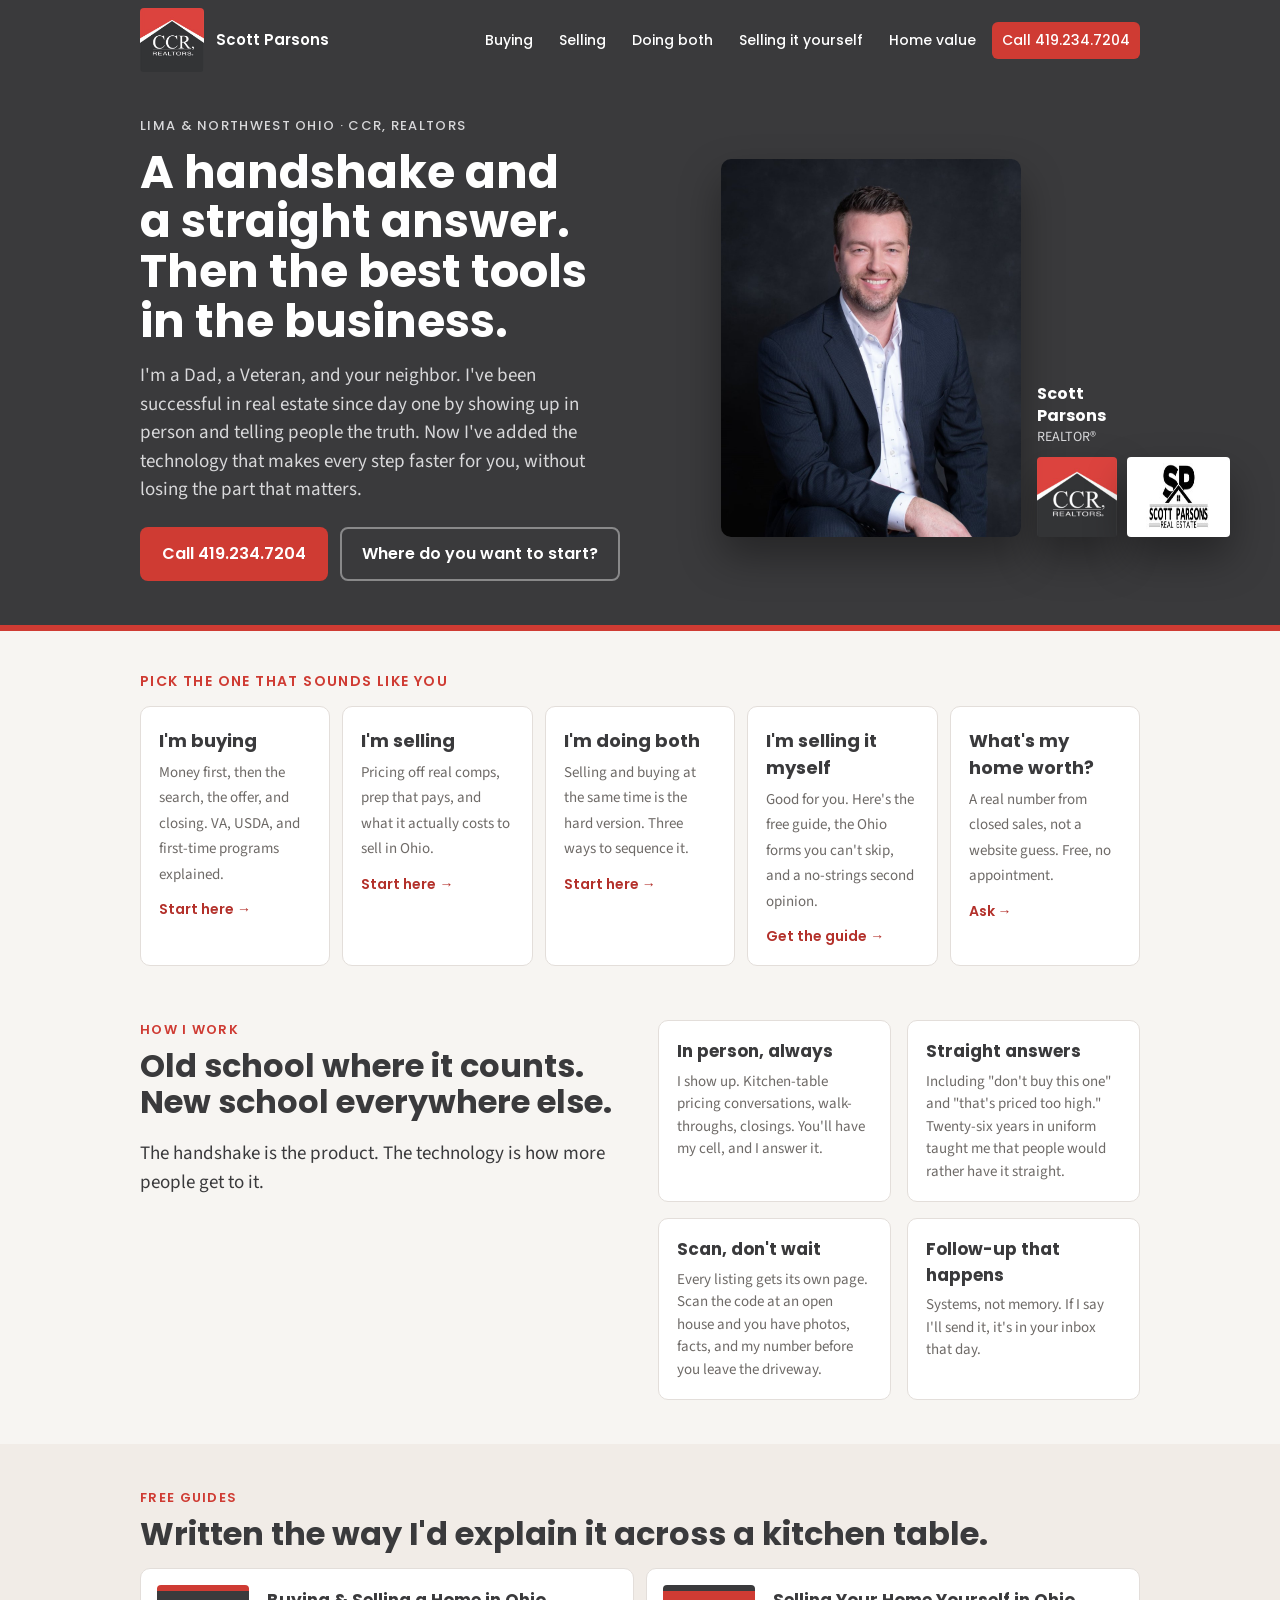
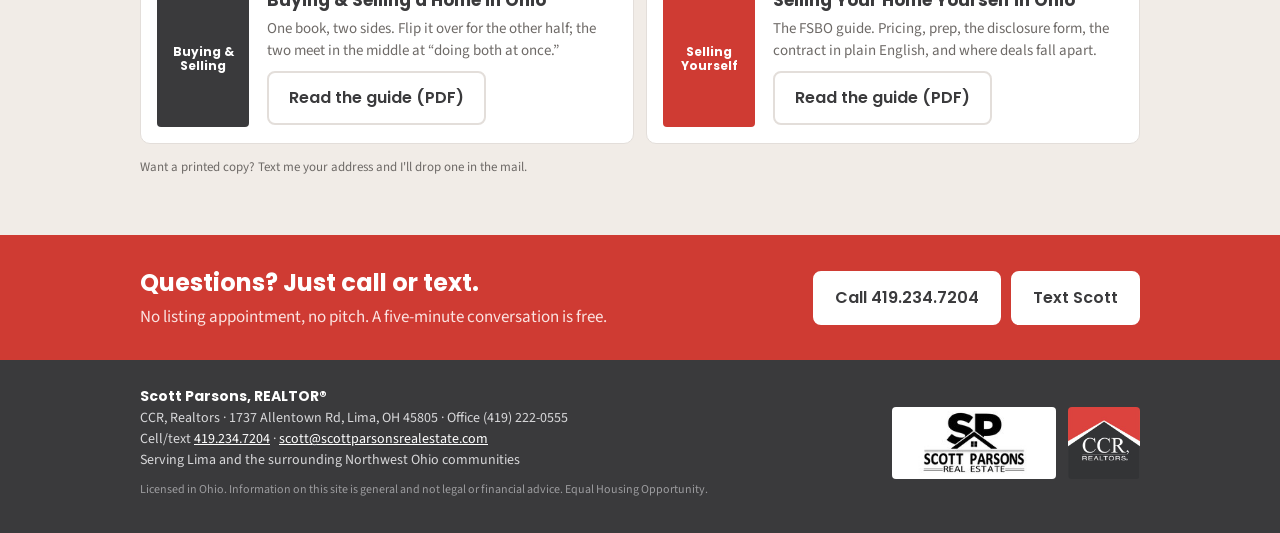
<file: index.html>
<!doctype html>
<html lang="en">
<head>
<meta charset="utf-8">
<meta name="viewport" content="width=device-width, initial-scale=1, viewport-fit=cover">
<title>Scott Parsons Real Estate</title>
<meta name="description" content="Scott Parsons, REALTOR® with CCR Realtors, serving Lima and Northwest Ohio. A handshake, a straight answer, and the best tools in the business.">
<link rel="canonical" href="https://scottparsonsrealestate.com/">
<meta property="og:title" content="Scott Parsons Real Estate"><meta property="og:description" content="Scott Parsons, REALTOR® with CCR Realtors, serving Lima and Northwest Ohio. A handshake, a straight answer, and the best tools in the business."><meta property="og:image" content="https://scottparsonsrealestate.com/assets/scott.jpg">
<link rel="preconnect" href="https://fonts.googleapis.com"><link rel="stylesheet" href="https://fonts.googleapis.com/css2?family=Poppins:wght@500;600;700&family=Source+Sans+3:ital,wght@0,400;0,600;1,400&display=swap">
<link rel="stylesheet" href="/assets/site.css">
<link rel="icon" href="/assets/ccr.jpg">

</head>
<body>
<header class="top"><div class="wrap">
  <a class="brand" href="/"><img src="/assets/ccr.jpg" alt="CCR, Realtors">Scott Parsons</a>
  <nav class="nav"><a href="/buyers/">Buying</a><a href="/sellers/">Selling</a><a href="/both/">Doing both</a><a href="/fsbo/">Selling it yourself</a><a href="/home-value/">Home value</a><a class="call" href="tel:4192347204">Call 419.234.7204</a></nav>
</div></header>

<section class="hero"><div class="wrap">
  <div>
    <div class="kick">Lima &amp; Northwest Ohio · CCR, Realtors</div>
    <h1>A handshake and a straight answer. Then the best tools in the business.</h1>
    <p>I'm a Dad, a Veteran, and your neighbor. I've been successful in real estate since day one by showing up in person and telling people the truth. Now I've added the technology that makes every step faster for you, without losing the part that matters.</p>
    <div class="cta"><a class="btn primary" href="tel:4192347204">Call 419.234.7204</a><a class="btn ghost" href="#start">Where do you want to start?</a></div>
  </div>
  <div class="photo"><img src="/assets/scott.jpg" alt="Scott Parsons"><div class="cap"><b>Scott Parsons</b>REALTOR®<div class="logos"><img class="ccr" src="/assets/ccr.jpg" alt="CCR, Realtors"><img class="sp" src="/assets/sp.png" alt="Scott Parsons Real Estate"></div></div></div>
</div></section>

<section class="panels" id="start"><div class="wrap">
  <h2>Pick the one that sounds like you</h2>
  <div class="grid">
    <a class="panel" href="/buyers/"><span class="t">I'm buying</span><span class="d">Money first, then the search, the offer, and closing. VA, USDA, and first-time programs explained.</span><span class="go">Start here →</span></a>
    <a class="panel" href="/sellers/"><span class="t">I'm selling</span><span class="d">Pricing off real comps, prep that pays, and what it actually costs to sell in Ohio.</span><span class="go">Start here →</span></a>
    <a class="panel" href="/both/"><span class="t">I'm doing both</span><span class="d">Selling and buying at the same time is the hard version. Three ways to sequence it.</span><span class="go">Start here →</span></a>
    <a class="panel" href="/fsbo/"><span class="t">I'm selling it myself</span><span class="d">Good for you. Here's the free guide, the Ohio forms you can't skip, and a no-strings second opinion.</span><span class="go">Get the guide →</span></a>
    <a class="panel" href="/home-value/"><span class="t">What's my home worth?</span><span class="d">A real number from closed sales, not a website guess. Free, no appointment.</span><span class="go">Ask →</span></a>
  </div>
</div></section>

<section class="band"><div class="wrap two">
  <div>
    <div class="eyebrow">How I work</div>
    <h2 class="big">Old school where it counts. New school everywhere else.</h2>
    <p class="lede">The handshake is the product. The technology is how more people get to it.</p>
  </div>
  <div class="pillars">
    <div class="pillar"><b>In person, always</b><p>I show up. Kitchen-table pricing conversations, walk-throughs, closings. You'll have my cell, and I answer it.</p></div>
    <div class="pillar"><b>Straight answers</b><p>Including "don't buy this one" and "that's priced too high." Twenty-six years in uniform taught me that people would rather have it straight.</p></div>
    <div class="pillar"><b>Scan, don't wait</b><p>Every listing gets its own page. Scan the code at an open house and you have photos, facts, and my number before you leave the driveway.</p></div>
    <div class="pillar"><b>Follow-up that happens</b><p>Systems, not memory. If I say I'll send it, it's in your inbox that day.</p></div>
  </div>
</div></section>

<section class="band alt"><div class="wrap">
  <div class="eyebrow">Free guides</div>
  <h2 class="big">Written the way I'd explain it across a kitchen table.</h2>
  <div class="grid" style="margin-top:16px;grid-template-columns:repeat(auto-fit,minmax(300px,1fr))">
    <div class="guide"><div class="cover">Buying &amp; Selling</div><div><b>Buying &amp; Selling a Home in Ohio</b><p>One book, two sides. Flip it over for the other half; the two meet in the middle at &ldquo;doing both at once.&rdquo;</p><a class="btn light" href="/assets/Buyer_Seller_Guide.pdf" target="_blank" rel="noopener">Read the guide (PDF)</a></div></div>
    <div class="guide"><div class="cover red">Selling Yourself</div><div><b>Selling Your Home Yourself in Ohio</b><p>The FSBO guide. Pricing, prep, the disclosure form, the contract in plain English, and where deals fall apart.</p><a class="btn light" href="/assets/FSBO_Guide.pdf" target="_blank" rel="noopener">Read the guide (PDF)</a></div></div>
  </div>
  <p class="fine" style="margin-top:14px">Want a printed copy? Text me your address and I'll drop one in the mail.</p>
</div></section>

<section class="contact"><div class="wrap">
  <div><h2>Questions? Just call or text.</h2><p>No listing appointment, no pitch. A five-minute conversation is free.</p></div>
  <div style="display:flex;gap:10px;flex-wrap:wrap"><a class="btn light" href="tel:4192347204">Call 419.234.7204</a><a class="btn light" href="sms:4192347204?body=Hi%20Scott%2C%20">Text Scott</a></div>
</div></section>
<footer><div class="wrap">
  <div>
    <b style="color:#fff;font-family:Poppins,sans-serif">Scott Parsons, REALTOR®</b><br>
    CCR, Realtors · 1737 Allentown Rd, Lima, OH 45805 · Office (419) 222-0555<br>
    Cell/text <a href="tel:4192347204">419.234.7204</a> · <a href="mailto:scott@scottparsonsrealestate.com">scott@scottparsonsrealestate.com</a><br>
    Serving Lima and the surrounding Northwest Ohio communities
    <div class="legal">Licensed in Ohio. Information on this site is general and not legal or financial advice. Equal Housing Opportunity.</div>
  </div>
  <div style="display:flex;gap:12px;align-items:center"><img src="/assets/sp.png" alt="Scott Parsons Real Estate" style="background:#fff;padding:4px"><img src="/assets/ccr.jpg" alt="CCR, Realtors"></div>
</div></footer>
<div class="bar"><div class="in"><a class="btn primary" href="sms:4192347204?body=Hi%20Scott%2C%20">Text Scott</a><a class="btn light" href="tel:4192347204">Call</a></div></div>
</body>
</html>
</file>
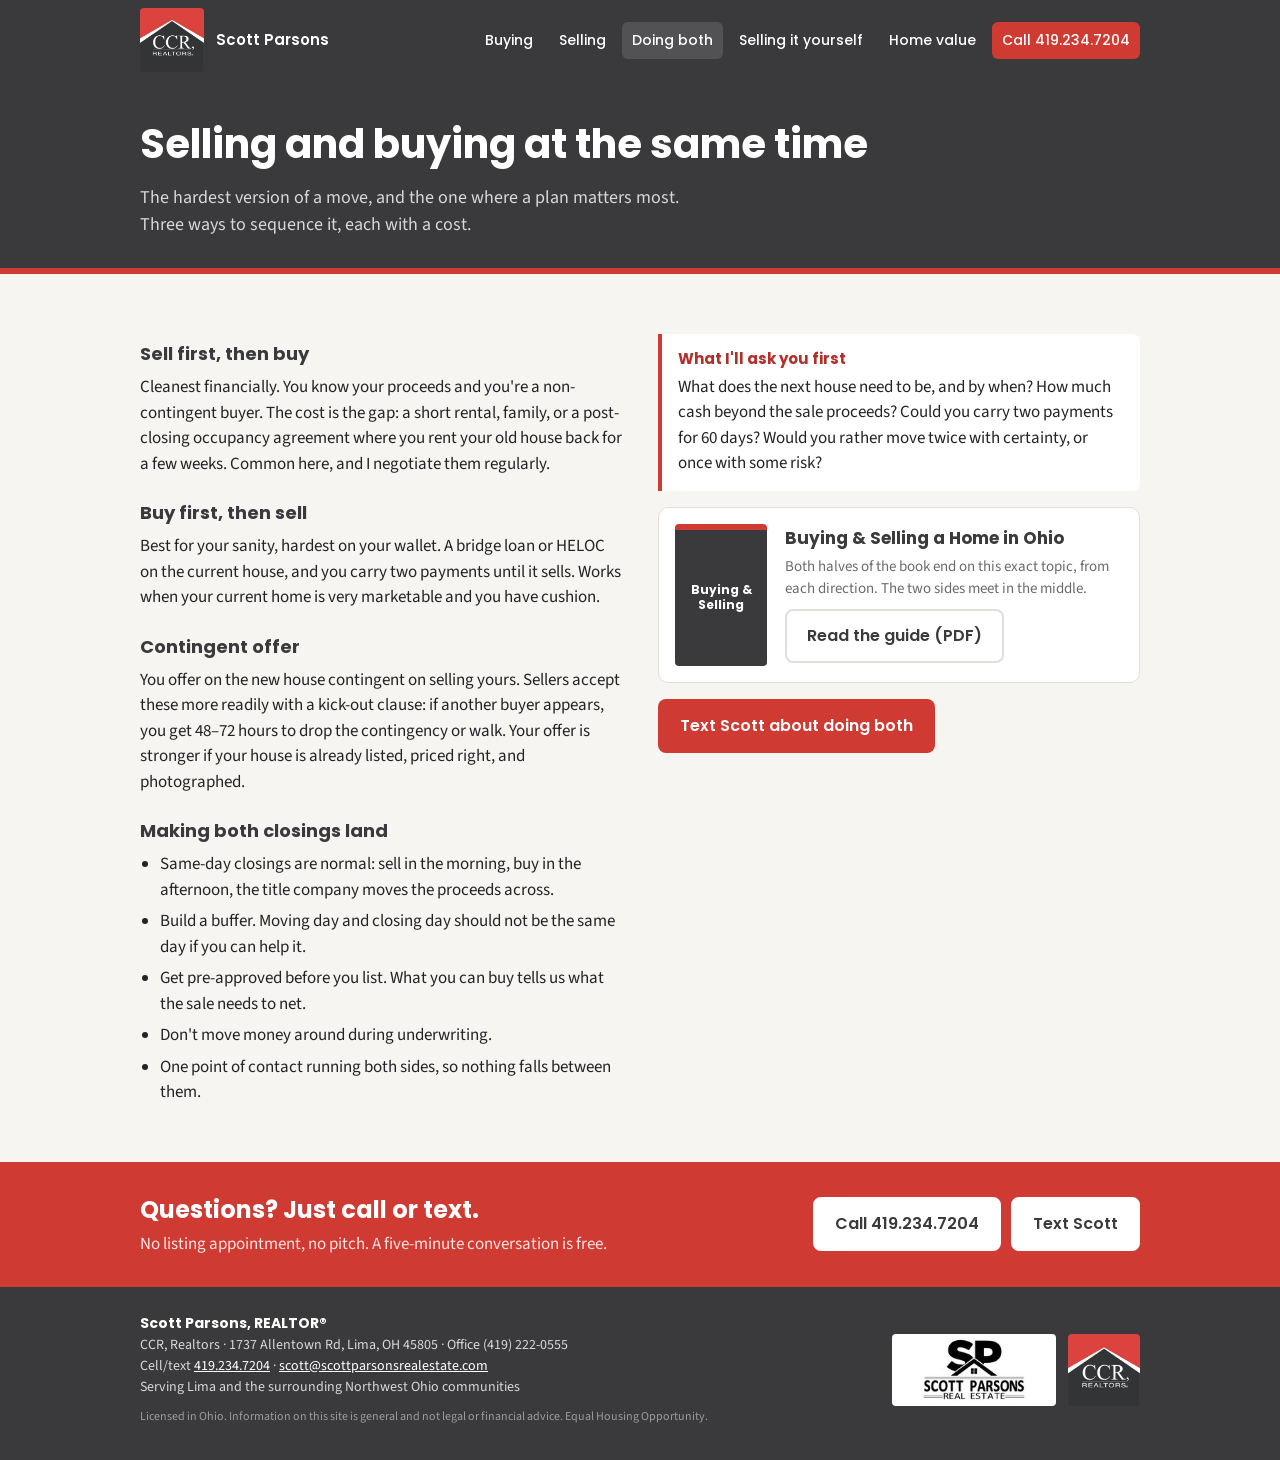
<file: both/index.html>
<!doctype html>
<html lang="en">
<head>
<meta charset="utf-8">
<meta name="viewport" content="width=device-width, initial-scale=1, viewport-fit=cover">
<title>Selling and Buying at the Same Time | Scott Parsons</title>
<meta name="description" content="Three ways to sequence selling your current home and buying the next one in Northwest Ohio, and how to make both closings land.">
<link rel="canonical" href="https://scottparsonsrealestate.com/both/">
<meta property="og:title" content="Selling and Buying at the Same Time | Scott Parsons"><meta property="og:description" content="Three ways to sequence selling your current home and buying the next one in Northwest Ohio, and how to make both closings land."><meta property="og:image" content="https://scottparsonsrealestate.com/assets/scott.jpg">
<link rel="preconnect" href="https://fonts.googleapis.com"><link rel="stylesheet" href="https://fonts.googleapis.com/css2?family=Poppins:wght@500;600;700&family=Source+Sans+3:ital,wght@0,400;0,600;1,400&display=swap">
<link rel="stylesheet" href="/assets/site.css">
<link rel="icon" href="/assets/ccr.jpg">

</head>
<body>
<header class="top"><div class="wrap">
  <a class="brand" href="/"><img src="/assets/ccr.jpg" alt="CCR, Realtors">Scott Parsons</a>
  <nav class="nav"><a href="/buyers/">Buying</a><a href="/sellers/">Selling</a><a href="/both/" aria-current="page">Doing both</a><a href="/fsbo/">Selling it yourself</a><a href="/home-value/">Home value</a><a class="call" href="tel:4192347204">Call 419.234.7204</a></nav>
</div></header>
<section class="pagehead"><div class="wrap"><h1>Selling and buying at the same time</h1><p>The hardest version of a move, and the one where a plan matters most. Three ways to sequence it, each with a cost.</p></div></section>
<section class="band"><div class="wrap two">
  <div class="prose">
    <h3>Sell first, then buy</h3>
    <p>Cleanest financially. You know your proceeds and you're a non-contingent buyer. The cost is the gap: a short rental, family, or a post-closing occupancy agreement where you rent your old house back for a few weeks. Common here, and I negotiate them regularly.</p>
    <h3>Buy first, then sell</h3>
    <p>Best for your sanity, hardest on your wallet. A bridge loan or HELOC on the current house, and you carry two payments until it sells. Works when your current home is very marketable and you have cushion.</p>
    <h3>Contingent offer</h3>
    <p>You offer on the new house contingent on selling yours. Sellers accept these more readily with a kick-out clause: if another buyer appears, you get 48–72 hours to drop the contingency or walk. Your offer is stronger if your house is already listed, priced right, and photographed.</p>
    <h3>Making both closings land</h3>
    <ul>
      <li>Same-day closings are normal: sell in the morning, buy in the afternoon, the title company moves the proceeds across.</li>
      <li>Build a buffer. Moving day and closing day should not be the same day if you can help it.</li>
      <li>Get pre-approved before you list. What you can buy tells us what the sale needs to net.</li>
      <li>Don't move money around during underwriting.</li>
      <li>One point of contact running both sides, so nothing falls between them.</li>
    </ul>
  </div>
  <div>
    <div class="callout"><b>What I'll ask you first</b>What does the next house need to be, and by when? How much cash beyond the sale proceeds? Could you carry two payments for 60 days? Would you rather move twice with certainty, or once with some risk?</div>
    <div class="guide"><div class="cover">Buying &amp; Selling</div><div><b>Buying &amp; Selling a Home in Ohio</b><p>Both halves of the book end on this exact topic, from each direction. The two sides meet in the middle.</p><a class="btn light" href="/assets/Buyer_Seller_Guide.pdf" target="_blank" rel="noopener">Read the guide (PDF)</a></div></div>
    <p style="margin-top:16px"><a class="btn primary" href="sms:4192347204?body=Hi%20Scott%2C%20I%20need%20to%20sell%20and%20buy%20at%20the%20same%20time.">Text Scott about doing both</a></p>
  </div>
</div></section>

<section class="contact"><div class="wrap">
  <div><h2>Questions? Just call or text.</h2><p>No listing appointment, no pitch. A five-minute conversation is free.</p></div>
  <div style="display:flex;gap:10px;flex-wrap:wrap"><a class="btn light" href="tel:4192347204">Call 419.234.7204</a><a class="btn light" href="sms:4192347204?body=Hi%20Scott%2C%20">Text Scott</a></div>
</div></section>
<footer><div class="wrap">
  <div>
    <b style="color:#fff;font-family:Poppins,sans-serif">Scott Parsons, REALTOR®</b><br>
    CCR, Realtors · 1737 Allentown Rd, Lima, OH 45805 · Office (419) 222-0555<br>
    Cell/text <a href="tel:4192347204">419.234.7204</a> · <a href="mailto:scott@scottparsonsrealestate.com">scott@scottparsonsrealestate.com</a><br>
    Serving Lima and the surrounding Northwest Ohio communities
    <div class="legal">Licensed in Ohio. Information on this site is general and not legal or financial advice. Equal Housing Opportunity.</div>
  </div>
  <div style="display:flex;gap:12px;align-items:center"><img src="/assets/sp.png" alt="Scott Parsons Real Estate" style="background:#fff;padding:4px"><img src="/assets/ccr.jpg" alt="CCR, Realtors"></div>
</div></footer>
<div class="bar"><div class="in"><a class="btn primary" href="sms:4192347204?body=Hi%20Scott%2C%20">Text Scott</a><a class="btn light" href="tel:4192347204">Call</a></div></div>
</body>
</html>
</file>
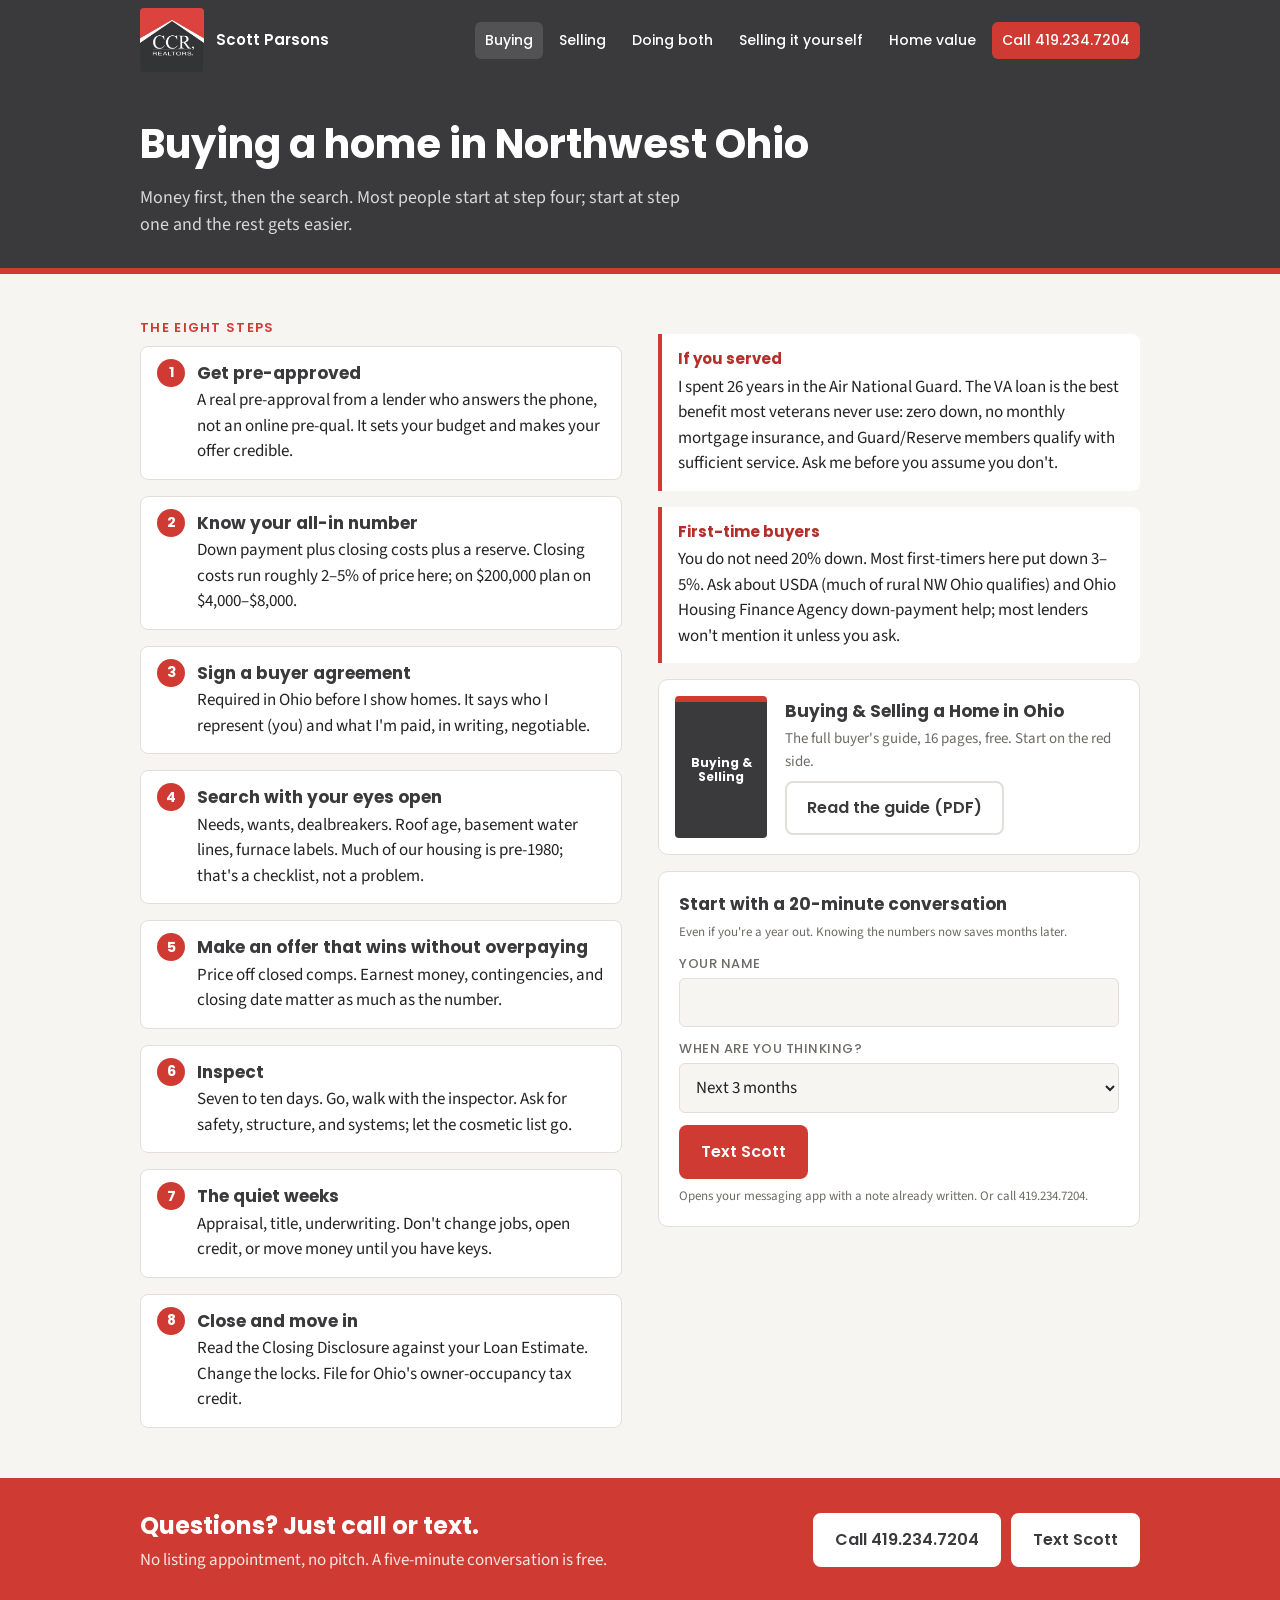
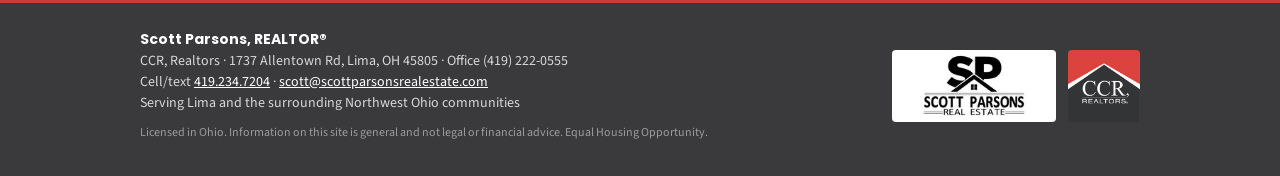
<file: buyers/index.html>
<!doctype html>
<html lang="en">
<head>
<meta charset="utf-8">
<meta name="viewport" content="width=device-width, initial-scale=1, viewport-fit=cover">
<title>Buying a Home | Scott Parsons</title>
<meta name="description" content="How buying a home works in Lima and Northwest Ohio: pre-approval, costs, VA and USDA loans, offers, inspection, and closing.">
<link rel="canonical" href="https://scottparsonsrealestate.com/buyers/">
<meta property="og:title" content="Buying a Home | Scott Parsons"><meta property="og:description" content="How buying a home works in Lima and Northwest Ohio: pre-approval, costs, VA and USDA loans, offers, inspection, and closing."><meta property="og:image" content="https://scottparsonsrealestate.com/assets/scott.jpg">
<link rel="preconnect" href="https://fonts.googleapis.com"><link rel="stylesheet" href="https://fonts.googleapis.com/css2?family=Poppins:wght@500;600;700&family=Source+Sans+3:ital,wght@0,400;0,600;1,400&display=swap">
<link rel="stylesheet" href="/assets/site.css">
<link rel="icon" href="/assets/ccr.jpg">

</head>
<body>
<header class="top"><div class="wrap">
  <a class="brand" href="/"><img src="/assets/ccr.jpg" alt="CCR, Realtors">Scott Parsons</a>
  <nav class="nav"><a href="/buyers/" aria-current="page">Buying</a><a href="/sellers/">Selling</a><a href="/both/">Doing both</a><a href="/fsbo/">Selling it yourself</a><a href="/home-value/">Home value</a><a class="call" href="tel:4192347204">Call 419.234.7204</a></nav>
</div></header>
<section class="pagehead"><div class="wrap"><h1>Buying a home in Northwest Ohio</h1><p>Money first, then the search. Most people start at step four; start at step one and the rest gets easier.</p></div></section>
<section class="band"><div class="wrap two">
  <div class="prose">
    <div class="eyebrow">The eight steps</div>
    <ol class="steps">
      <li><b>Get pre-approved</b>A real pre-approval from a lender who answers the phone, not an online pre-qual. It sets your budget and makes your offer credible.</li>
      <li><b>Know your all-in number</b>Down payment plus closing costs plus a reserve. Closing costs run roughly 2–5% of price here; on $200,000 plan on $4,000–$8,000.</li>
      <li><b>Sign a buyer agreement</b>Required in Ohio before I show homes. It says who I represent (you) and what I'm paid, in writing, negotiable.</li>
      <li><b>Search with your eyes open</b>Needs, wants, dealbreakers. Roof age, basement water lines, furnace labels. Much of our housing is pre-1980; that's a checklist, not a problem.</li>
      <li><b>Make an offer that wins without overpaying</b>Price off closed comps. Earnest money, contingencies, and closing date matter as much as the number.</li>
      <li><b>Inspect</b>Seven to ten days. Go, walk with the inspector. Ask for safety, structure, and systems; let the cosmetic list go.</li>
      <li><b>The quiet weeks</b>Appraisal, title, underwriting. Don't change jobs, open credit, or move money until you have keys.</li>
      <li><b>Close and move in</b>Read the Closing Disclosure against your Loan Estimate. Change the locks. File for Ohio's owner-occupancy tax credit.</li>
    </ol>
  </div>
  <div>
    <div class="callout"><b>If you served</b>I spent 26 years in the Air National Guard. The VA loan is the best benefit most veterans never use: zero down, no monthly mortgage insurance, and Guard/Reserve members qualify with sufficient service. Ask me before you assume you don't.</div>
    <div class="callout"><b>First-time buyers</b>You do not need 20% down. Most first-timers here put down 3–5%. Ask about USDA (much of rural NW Ohio qualifies) and Ohio Housing Finance Agency down-payment help; most lenders won't mention it unless you ask.</div>
    <div class="guide"><div class="cover">Buying &amp; Selling</div><div><b>Buying &amp; Selling a Home in Ohio</b><p>The full buyer's guide, 16 pages, free. Start on the red side.</p><a class="btn light" href="/assets/Buyer_Seller_Guide.pdf" target="_blank" rel="noopener">Read the guide (PDF)</a></div></div>
    <div class="form" style="margin-top:16px">
      <b style="font-family:Poppins,sans-serif;color:var(--char)">Start with a 20-minute conversation</b>
      <p class="fine" style="margin:4px 0 12px">Even if you're a year out. Knowing the numbers now saves months later.</p>
      <div class="field"><label for="n">Your name</label><input id="n" autocomplete="name"></div>
      <div class="field"><label for="w">When are you thinking?</label><select id="w"><option>Next 3 months</option><option>3–6 months</option><option>6–12 months</option><option>Just learning</option></select></div>
      <a class="btn primary" id="go" href="sms:4192347204">Text Scott</a>
      <p class="fine" style="margin:8px 0 0">Opens your messaging app with a note already written. Or call 419.234.7204.</p>
    </div>
  </div>
</div></section>
<script>
const $=i=>document.getElementById(i);function b(){const n=$("n").value.trim(),w=$("w").value;$("go").href="sms:4192347204?body="+encodeURIComponent(`Hi Scott, I'm thinking about buying (${w})${n?" — "+n:""}.`)}["n","w"].forEach(i=>$(i).addEventListener("input",b));b();
</script>

<section class="contact"><div class="wrap">
  <div><h2>Questions? Just call or text.</h2><p>No listing appointment, no pitch. A five-minute conversation is free.</p></div>
  <div style="display:flex;gap:10px;flex-wrap:wrap"><a class="btn light" href="tel:4192347204">Call 419.234.7204</a><a class="btn light" href="sms:4192347204?body=Hi%20Scott%2C%20">Text Scott</a></div>
</div></section>
<footer><div class="wrap">
  <div>
    <b style="color:#fff;font-family:Poppins,sans-serif">Scott Parsons, REALTOR®</b><br>
    CCR, Realtors · 1737 Allentown Rd, Lima, OH 45805 · Office (419) 222-0555<br>
    Cell/text <a href="tel:4192347204">419.234.7204</a> · <a href="mailto:scott@scottparsonsrealestate.com">scott@scottparsonsrealestate.com</a><br>
    Serving Lima and the surrounding Northwest Ohio communities
    <div class="legal">Licensed in Ohio. Information on this site is general and not legal or financial advice. Equal Housing Opportunity.</div>
  </div>
  <div style="display:flex;gap:12px;align-items:center"><img src="/assets/sp.png" alt="Scott Parsons Real Estate" style="background:#fff;padding:4px"><img src="/assets/ccr.jpg" alt="CCR, Realtors"></div>
</div></footer>
<div class="bar"><div class="in"><a class="btn primary" href="sms:4192347204?body=Hi%20Scott%2C%20">Text Scott</a><a class="btn light" href="tel:4192347204">Call</a></div></div>
</body>
</html>
</file>
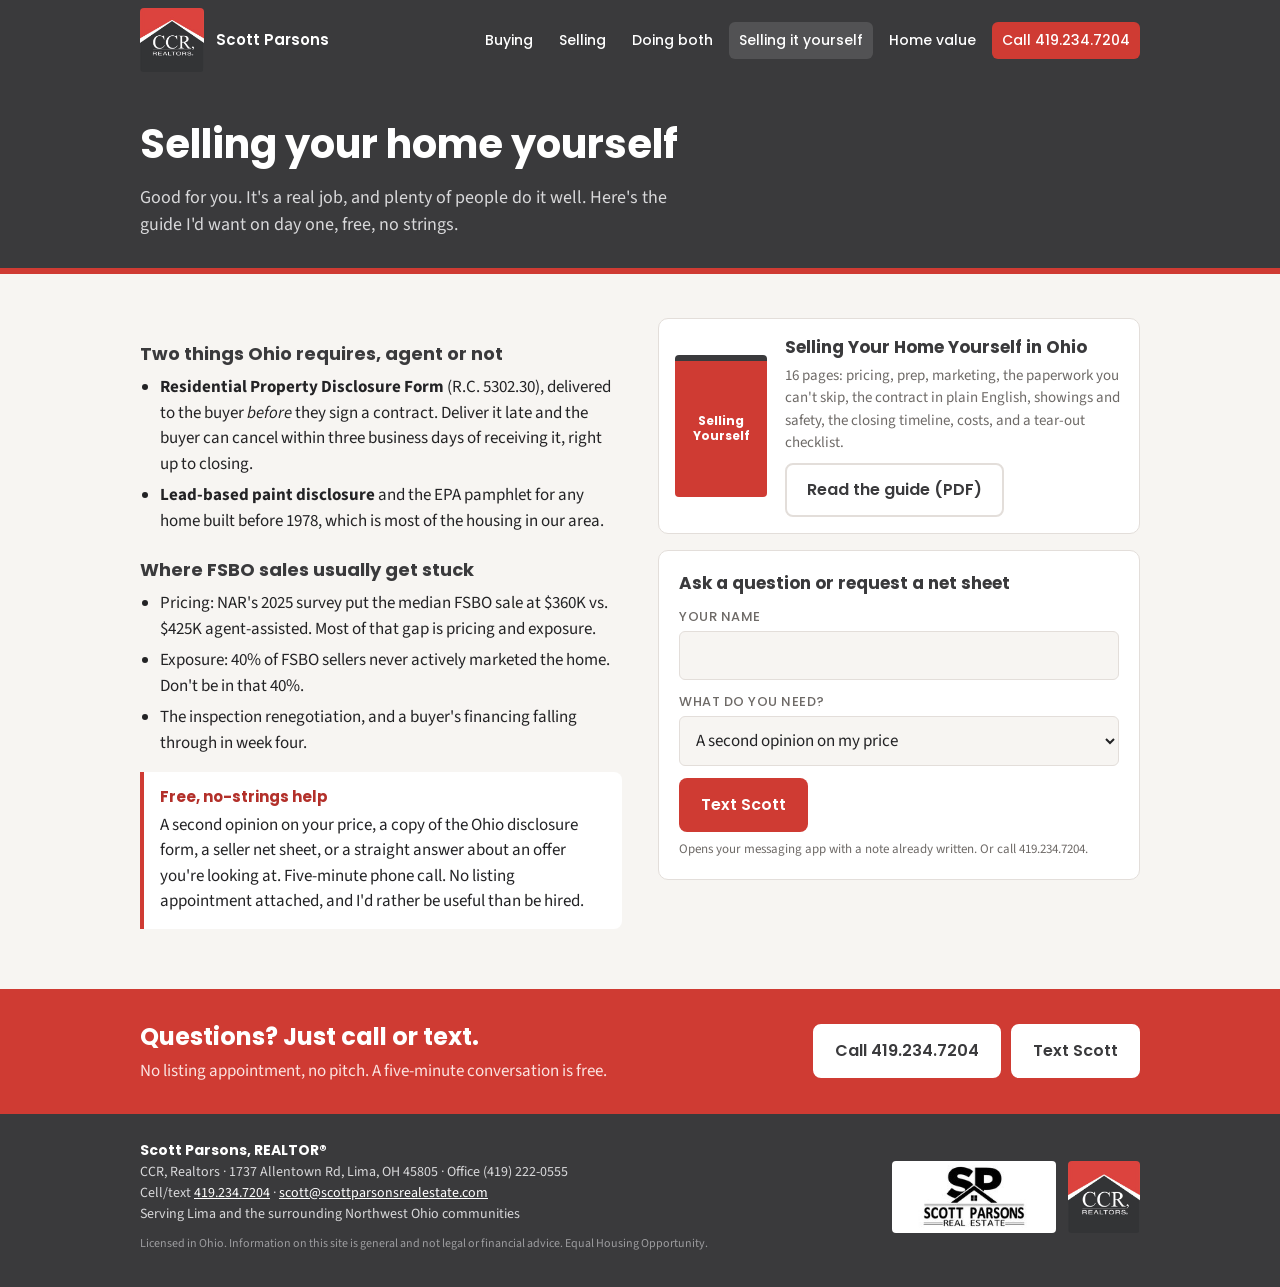
<file: fsbo/index.html>
<!doctype html>
<html lang="en">
<head>
<meta charset="utf-8">
<meta name="viewport" content="width=device-width, initial-scale=1, viewport-fit=cover">
<title>Selling Your Home Yourself | Scott Parsons</title>
<meta name="description" content="Free FSBO guide for Ohio sellers: pricing, the required disclosure forms, the contract in plain English, and a no-strings second opinion.">
<link rel="canonical" href="https://scottparsonsrealestate.com/fsbo/">
<meta property="og:title" content="Selling Your Home Yourself | Scott Parsons"><meta property="og:description" content="Free FSBO guide for Ohio sellers: pricing, the required disclosure forms, the contract in plain English, and a no-strings second opinion."><meta property="og:image" content="https://scottparsonsrealestate.com/assets/scott.jpg">
<link rel="preconnect" href="https://fonts.googleapis.com"><link rel="stylesheet" href="https://fonts.googleapis.com/css2?family=Poppins:wght@500;600;700&family=Source+Sans+3:ital,wght@0,400;0,600;1,400&display=swap">
<link rel="stylesheet" href="/assets/site.css">
<link rel="icon" href="/assets/ccr.jpg">

</head>
<body>
<header class="top"><div class="wrap">
  <a class="brand" href="/"><img src="/assets/ccr.jpg" alt="CCR, Realtors">Scott Parsons</a>
  <nav class="nav"><a href="/buyers/">Buying</a><a href="/sellers/">Selling</a><a href="/both/">Doing both</a><a href="/fsbo/" aria-current="page">Selling it yourself</a><a href="/home-value/">Home value</a><a class="call" href="tel:4192347204">Call 419.234.7204</a></nav>
</div></header>
<section class="pagehead"><div class="wrap"><h1>Selling your home yourself</h1><p>Good for you. It's a real job, and plenty of people do it well. Here's the guide I'd want on day one, free, no strings.</p></div></section>
<section class="band"><div class="wrap two">
  <div class="prose">
    <h3>Two things Ohio requires, agent or not</h3>
    <ul>
      <li><b>Residential Property Disclosure Form</b> (R.C. 5302.30), delivered to the buyer <i>before</i> they sign a contract. Deliver it late and the buyer can cancel within three business days of receiving it, right up to closing.</li>
      <li><b>Lead-based paint disclosure</b> and the EPA pamphlet for any home built before 1978, which is most of the housing in our area.</li>
    </ul>
    <h3>Where FSBO sales usually get stuck</h3>
    <ul>
      <li>Pricing: NAR's 2025 survey put the median FSBO sale at $360K vs. $425K agent-assisted. Most of that gap is pricing and exposure.</li>
      <li>Exposure: 40% of FSBO sellers never actively marketed the home. Don't be in that 40%.</li>
      <li>The inspection renegotiation, and a buyer's financing falling through in week four.</li>
    </ul>
    <div class="callout"><b>Free, no-strings help</b>A second opinion on your price, a copy of the Ohio disclosure form, a seller net sheet, or a straight answer about an offer you're looking at. Five-minute phone call. No listing appointment attached, and I'd rather be useful than be hired.</div>
  </div>
  <div>
    <div class="guide"><div class="cover red">Selling Yourself</div><div><b>Selling Your Home Yourself in Ohio</b><p>16 pages: pricing, prep, marketing, the paperwork you can't skip, the contract in plain English, showings and safety, the closing timeline, costs, and a tear-out checklist.</p><a class="btn light" href="/assets/FSBO_Guide.pdf" target="_blank" rel="noopener">Read the guide (PDF)</a></div></div>
    <div class="form" style="margin-top:16px">
      <b style="font-family:Poppins,sans-serif;color:var(--char)">Ask a question or request a net sheet</b>
      <div class="field" style="margin-top:10px"><label for="n">Your name</label><input id="n" autocomplete="name"></div>
      <div class="field"><label for="q">What do you need?</label><select id="q"><option>A second opinion on my price</option><option>A seller net sheet</option><option>A copy of the Ohio disclosure form</option><option>Help reading an offer</option><option>A printed copy of the guide</option></select></div>
      <a class="btn primary" id="go" href="sms:4192347204">Text Scott</a>
      <p class="fine" style="margin:8px 0 0">Opens your messaging app with a note already written. Or call 419.234.7204.</p>
    </div>
  </div>
</div></section>
<script>
const $=i=>document.getElementById(i);function b(){const n=$("n").value.trim(),q=$("q").value;$("go").href="sms:4192347204?body="+encodeURIComponent(`Hi Scott, I'm selling my home myself and could use: ${q.toLowerCase()}.${n?" — "+n:""}`)}["n","q"].forEach(i=>$(i).addEventListener("input",b));b();
</script>

<section class="contact"><div class="wrap">
  <div><h2>Questions? Just call or text.</h2><p>No listing appointment, no pitch. A five-minute conversation is free.</p></div>
  <div style="display:flex;gap:10px;flex-wrap:wrap"><a class="btn light" href="tel:4192347204">Call 419.234.7204</a><a class="btn light" href="sms:4192347204?body=Hi%20Scott%2C%20">Text Scott</a></div>
</div></section>
<footer><div class="wrap">
  <div>
    <b style="color:#fff;font-family:Poppins,sans-serif">Scott Parsons, REALTOR®</b><br>
    CCR, Realtors · 1737 Allentown Rd, Lima, OH 45805 · Office (419) 222-0555<br>
    Cell/text <a href="tel:4192347204">419.234.7204</a> · <a href="mailto:scott@scottparsonsrealestate.com">scott@scottparsonsrealestate.com</a><br>
    Serving Lima and the surrounding Northwest Ohio communities
    <div class="legal">Licensed in Ohio. Information on this site is general and not legal or financial advice. Equal Housing Opportunity.</div>
  </div>
  <div style="display:flex;gap:12px;align-items:center"><img src="/assets/sp.png" alt="Scott Parsons Real Estate" style="background:#fff;padding:4px"><img src="/assets/ccr.jpg" alt="CCR, Realtors"></div>
</div></footer>
<div class="bar"><div class="in"><a class="btn primary" href="sms:4192347204?body=Hi%20Scott%2C%20">Text Scott</a><a class="btn light" href="tel:4192347204">Call</a></div></div>
</body>
</html>
</file>
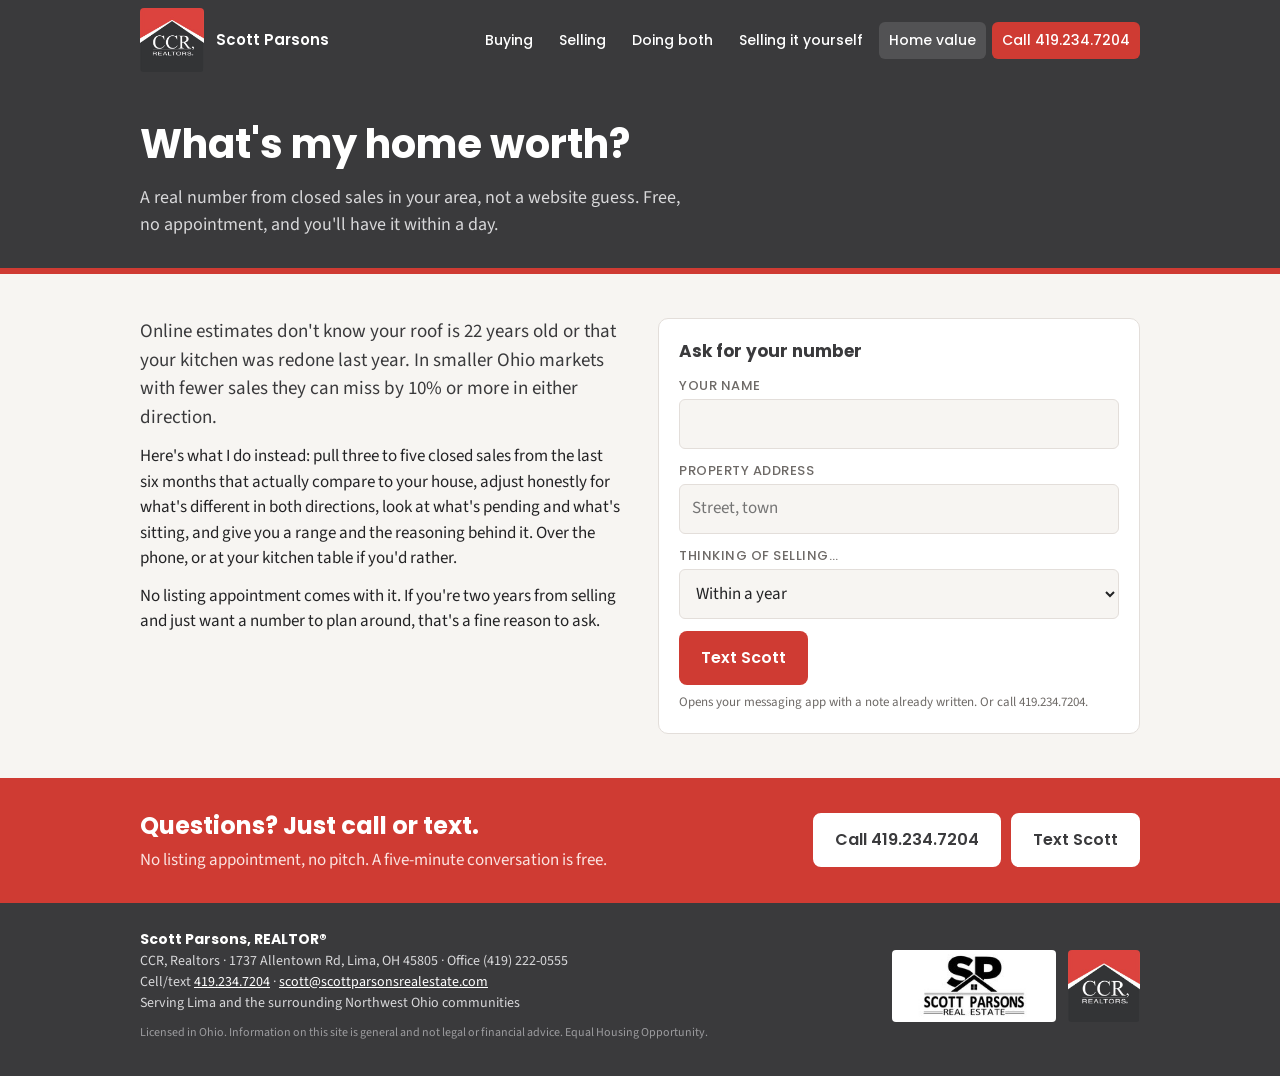
<file: home-value/index.html>
<!doctype html>
<html lang="en">
<head>
<meta charset="utf-8">
<meta name="viewport" content="width=device-width, initial-scale=1, viewport-fit=cover">
<title>What&#x27;s My Home Worth? | Scott Parsons</title>
<meta name="description" content="A free home value from closed sales in Lima and Northwest Ohio, not a website estimate. No appointment required.">
<link rel="canonical" href="https://scottparsonsrealestate.com/home-value/">
<meta property="og:title" content="What&#x27;s My Home Worth? | Scott Parsons"><meta property="og:description" content="A free home value from closed sales in Lima and Northwest Ohio, not a website estimate. No appointment required."><meta property="og:image" content="https://scottparsonsrealestate.com/assets/scott.jpg">
<link rel="preconnect" href="https://fonts.googleapis.com"><link rel="stylesheet" href="https://fonts.googleapis.com/css2?family=Poppins:wght@500;600;700&family=Source+Sans+3:ital,wght@0,400;0,600;1,400&display=swap">
<link rel="stylesheet" href="/assets/site.css">
<link rel="icon" href="/assets/ccr.jpg">

</head>
<body>
<header class="top"><div class="wrap">
  <a class="brand" href="/"><img src="/assets/ccr.jpg" alt="CCR, Realtors">Scott Parsons</a>
  <nav class="nav"><a href="/buyers/">Buying</a><a href="/sellers/">Selling</a><a href="/both/">Doing both</a><a href="/fsbo/">Selling it yourself</a><a href="/home-value/" aria-current="page">Home value</a><a class="call" href="tel:4192347204">Call 419.234.7204</a></nav>
</div></header>
<section class="pagehead"><div class="wrap"><h1>What's my home worth?</h1><p>A real number from closed sales in your area, not a website guess. Free, no appointment, and you'll have it within a day.</p></div></section>
<section class="band"><div class="wrap two">
  <div class="prose">
    <p class="lede">Online estimates don't know your roof is 22 years old or that your kitchen was redone last year. In smaller Ohio markets with fewer sales they can miss by 10% or more in either direction.</p>
    <p>Here's what I do instead: pull three to five closed sales from the last six months that actually compare to your house, adjust honestly for what's different in both directions, look at what's pending and what's sitting, and give you a range and the reasoning behind it. Over the phone, or at your kitchen table if you'd rather.</p>
    <p>No listing appointment comes with it. If you're two years from selling and just want a number to plan around, that's a fine reason to ask.</p>
  </div>
  <div class="form">
    <b style="font-family:Poppins,sans-serif;color:var(--char)">Ask for your number</b>
    <div class="field" style="margin-top:10px"><label for="n">Your name</label><input id="n" autocomplete="name"></div>
    <div class="field"><label for="a">Property address</label><input id="a" autocomplete="street-address" placeholder="Street, town"></div>
    <div class="field"><label for="w">Thinking of selling…</label><select id="w"><option>Within a year</option><option>1–2 years</option><option>Not sure, just curious</option></select></div>
    <a class="btn primary" id="go" href="sms:4192347204">Text Scott</a>
    <p class="fine" style="margin:8px 0 0">Opens your messaging app with a note already written. Or call 419.234.7204.</p>
  </div>
</div></section>
<script>
const $=i=>document.getElementById(i);function b(){const n=$("n").value.trim(),a=$("a").value.trim(),w=$("w").value;$("go").href="sms:4192347204?body="+encodeURIComponent(`Hi Scott, what's my home worth? ${a||"(address)"} — ${w.toLowerCase()}.${n?" — "+n:""}`)}["n","a","w"].forEach(i=>$(i).addEventListener("input",b));b();
</script>

<section class="contact"><div class="wrap">
  <div><h2>Questions? Just call or text.</h2><p>No listing appointment, no pitch. A five-minute conversation is free.</p></div>
  <div style="display:flex;gap:10px;flex-wrap:wrap"><a class="btn light" href="tel:4192347204">Call 419.234.7204</a><a class="btn light" href="sms:4192347204?body=Hi%20Scott%2C%20">Text Scott</a></div>
</div></section>
<footer><div class="wrap">
  <div>
    <b style="color:#fff;font-family:Poppins,sans-serif">Scott Parsons, REALTOR®</b><br>
    CCR, Realtors · 1737 Allentown Rd, Lima, OH 45805 · Office (419) 222-0555<br>
    Cell/text <a href="tel:4192347204">419.234.7204</a> · <a href="mailto:scott@scottparsonsrealestate.com">scott@scottparsonsrealestate.com</a><br>
    Serving Lima and the surrounding Northwest Ohio communities
    <div class="legal">Licensed in Ohio. Information on this site is general and not legal or financial advice. Equal Housing Opportunity.</div>
  </div>
  <div style="display:flex;gap:12px;align-items:center"><img src="/assets/sp.png" alt="Scott Parsons Real Estate" style="background:#fff;padding:4px"><img src="/assets/ccr.jpg" alt="CCR, Realtors"></div>
</div></footer>
<div class="bar"><div class="in"><a class="btn primary" href="sms:4192347204?body=Hi%20Scott%2C%20">Text Scott</a><a class="btn light" href="tel:4192347204">Call</a></div></div>
</body>
</html>
</file>
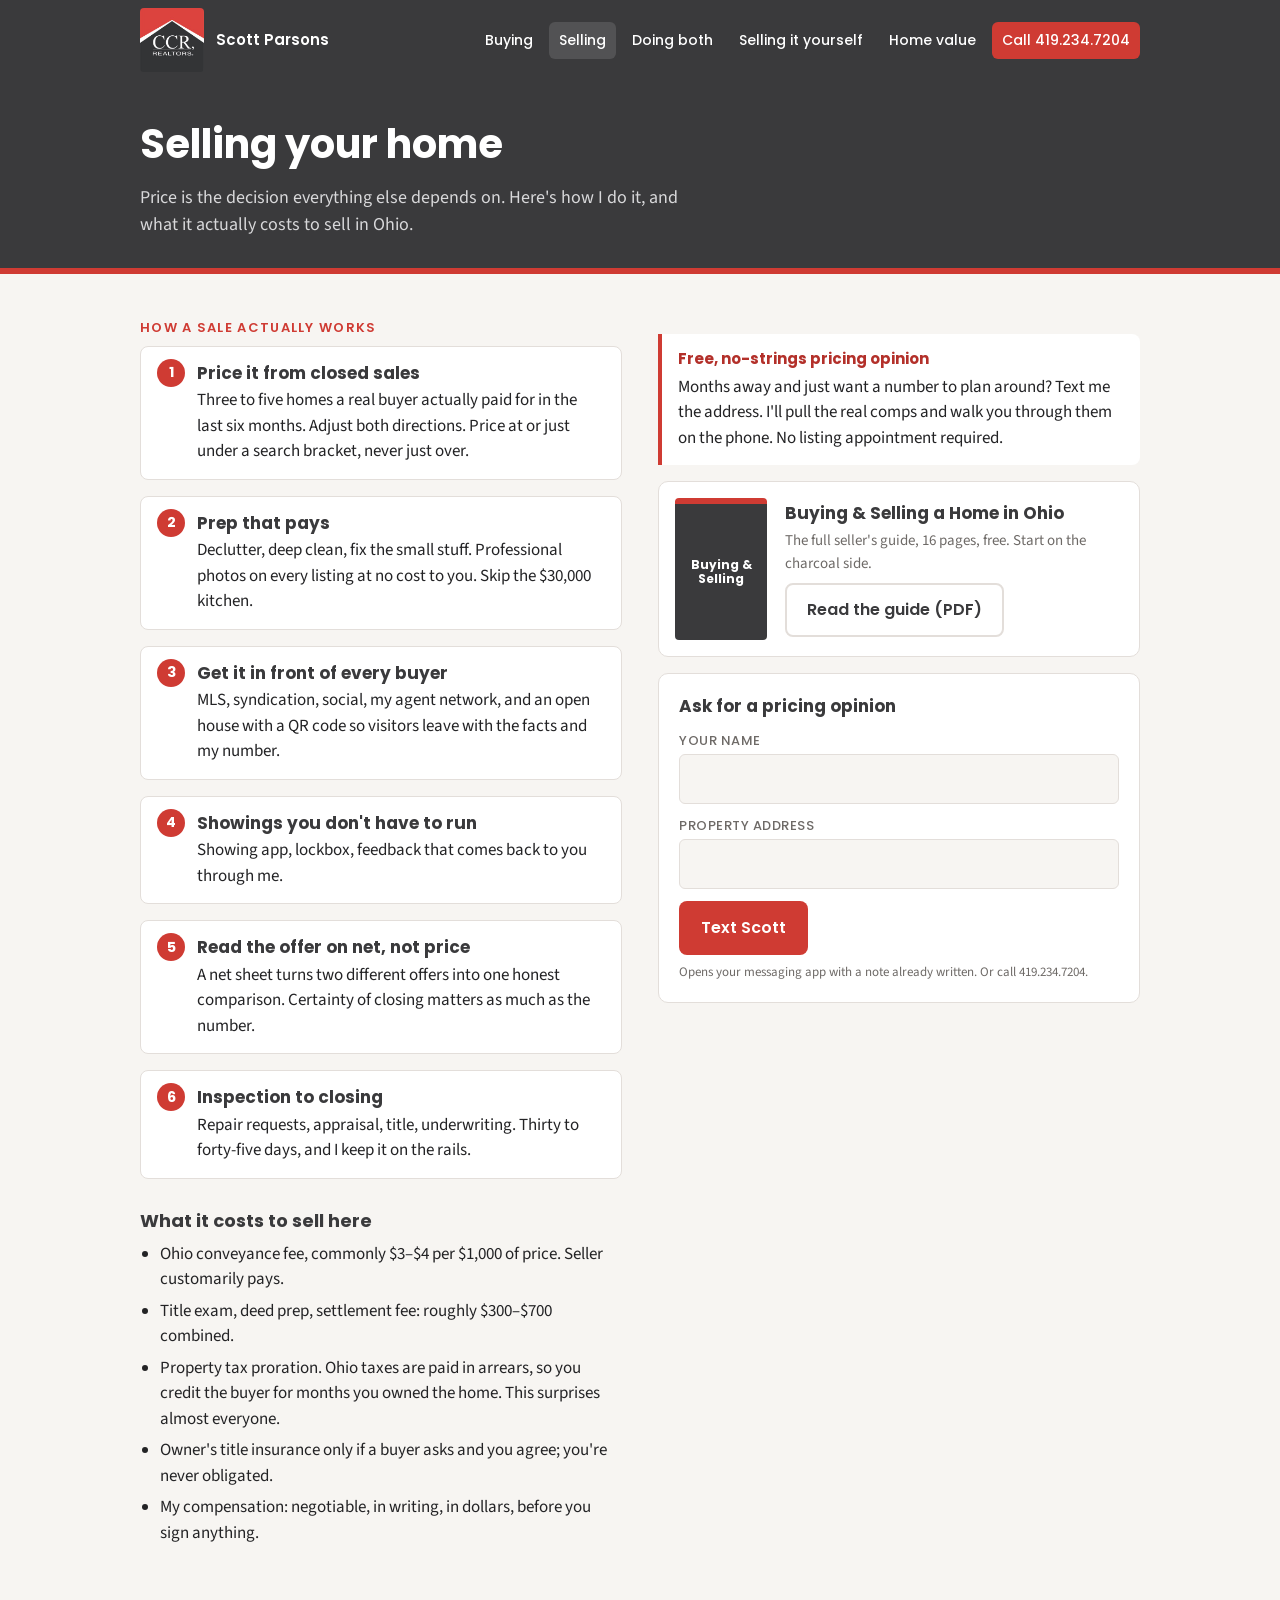
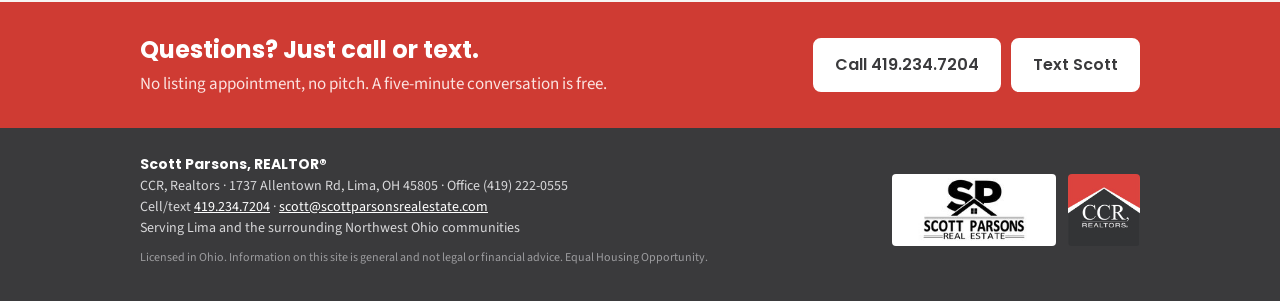
<file: sellers/index.html>
<!doctype html>
<html lang="en">
<head>
<meta charset="utf-8">
<meta name="viewport" content="width=device-width, initial-scale=1, viewport-fit=cover">
<title>Selling Your Home | Scott Parsons</title>
<meta name="description" content="How selling a home works in Lima and Northwest Ohio: pricing from real comps, prep, marketing, offers, and what it costs to sell.">
<link rel="canonical" href="https://scottparsonsrealestate.com/sellers/">
<meta property="og:title" content="Selling Your Home | Scott Parsons"><meta property="og:description" content="How selling a home works in Lima and Northwest Ohio: pricing from real comps, prep, marketing, offers, and what it costs to sell."><meta property="og:image" content="https://scottparsonsrealestate.com/assets/scott.jpg">
<link rel="preconnect" href="https://fonts.googleapis.com"><link rel="stylesheet" href="https://fonts.googleapis.com/css2?family=Poppins:wght@500;600;700&family=Source+Sans+3:ital,wght@0,400;0,600;1,400&display=swap">
<link rel="stylesheet" href="/assets/site.css">
<link rel="icon" href="/assets/ccr.jpg">

</head>
<body>
<header class="top"><div class="wrap">
  <a class="brand" href="/"><img src="/assets/ccr.jpg" alt="CCR, Realtors">Scott Parsons</a>
  <nav class="nav"><a href="/buyers/">Buying</a><a href="/sellers/" aria-current="page">Selling</a><a href="/both/">Doing both</a><a href="/fsbo/">Selling it yourself</a><a href="/home-value/">Home value</a><a class="call" href="tel:4192347204">Call 419.234.7204</a></nav>
</div></header>
<section class="pagehead"><div class="wrap"><h1>Selling your home</h1><p>Price is the decision everything else depends on. Here's how I do it, and what it actually costs to sell in Ohio.</p></div></section>
<section class="band"><div class="wrap two">
  <div class="prose">
    <div class="eyebrow">How a sale actually works</div>
    <ol class="steps">
      <li><b>Price it from closed sales</b>Three to five homes a real buyer actually paid for in the last six months. Adjust both directions. Price at or just under a search bracket, never just over.</li>
      <li><b>Prep that pays</b>Declutter, deep clean, fix the small stuff. Professional photos on every listing at no cost to you. Skip the $30,000 kitchen.</li>
      <li><b>Get it in front of every buyer</b>MLS, syndication, social, my agent network, and an open house with a QR code so visitors leave with the facts and my number.</li>
      <li><b>Showings you don't have to run</b>Showing app, lockbox, feedback that comes back to you through me.</li>
      <li><b>Read the offer on net, not price</b>A net sheet turns two different offers into one honest comparison. Certainty of closing matters as much as the number.</li>
      <li><b>Inspection to closing</b>Repair requests, appraisal, title, underwriting. Thirty to forty-five days, and I keep it on the rails.</li>
    </ol>
    <h3>What it costs to sell here</h3>
    <ul>
      <li>Ohio conveyance fee, commonly $3–$4 per $1,000 of price. Seller customarily pays.</li>
      <li>Title exam, deed prep, settlement fee: roughly $300–$700 combined.</li>
      <li>Property tax proration. Ohio taxes are paid in arrears, so you credit the buyer for months you owned the home. This surprises almost everyone.</li>
      <li>Owner's title insurance only if a buyer asks and you agree; you're never obligated.</li>
      <li>My compensation: negotiable, in writing, in dollars, before you sign anything.</li>
    </ul>
  </div>
  <div>
    <div class="callout"><b>Free, no-strings pricing opinion</b>Months away and just want a number to plan around? Text me the address. I'll pull the real comps and walk you through them on the phone. No listing appointment required.</div>
    <div class="guide"><div class="cover">Buying &amp; Selling</div><div><b>Buying &amp; Selling a Home in Ohio</b><p>The full seller's guide, 16 pages, free. Start on the charcoal side.</p><a class="btn light" href="/assets/Buyer_Seller_Guide.pdf" target="_blank" rel="noopener">Read the guide (PDF)</a></div></div>
    <div class="form" style="margin-top:16px">
      <b style="font-family:Poppins,sans-serif;color:var(--char)">Ask for a pricing opinion</b>
      <div class="field" style="margin-top:10px"><label for="n">Your name</label><input id="n" autocomplete="name"></div>
      <div class="field"><label for="a">Property address</label><input id="a" autocomplete="street-address"></div>
      <a class="btn primary" id="go" href="sms:4192347204">Text Scott</a>
      <p class="fine" style="margin:8px 0 0">Opens your messaging app with a note already written. Or call 419.234.7204.</p>
    </div>
  </div>
</div></section>
<script>
const $=i=>document.getElementById(i);function b(){const n=$("n").value.trim(),a=$("a").value.trim();$("go").href="sms:4192347204?body="+encodeURIComponent(`Hi Scott, could you give me a pricing opinion on ${a||"my home"}?${n?" — "+n:""}`)}["n","a"].forEach(i=>$(i).addEventListener("input",b));b();
</script>

<section class="contact"><div class="wrap">
  <div><h2>Questions? Just call or text.</h2><p>No listing appointment, no pitch. A five-minute conversation is free.</p></div>
  <div style="display:flex;gap:10px;flex-wrap:wrap"><a class="btn light" href="tel:4192347204">Call 419.234.7204</a><a class="btn light" href="sms:4192347204?body=Hi%20Scott%2C%20">Text Scott</a></div>
</div></section>
<footer><div class="wrap">
  <div>
    <b style="color:#fff;font-family:Poppins,sans-serif">Scott Parsons, REALTOR®</b><br>
    CCR, Realtors · 1737 Allentown Rd, Lima, OH 45805 · Office (419) 222-0555<br>
    Cell/text <a href="tel:4192347204">419.234.7204</a> · <a href="mailto:scott@scottparsonsrealestate.com">scott@scottparsonsrealestate.com</a><br>
    Serving Lima and the surrounding Northwest Ohio communities
    <div class="legal">Licensed in Ohio. Information on this site is general and not legal or financial advice. Equal Housing Opportunity.</div>
  </div>
  <div style="display:flex;gap:12px;align-items:center"><img src="/assets/sp.png" alt="Scott Parsons Real Estate" style="background:#fff;padding:4px"><img src="/assets/ccr.jpg" alt="CCR, Realtors"></div>
</div></footer>
<div class="bar"><div class="in"><a class="btn primary" href="sms:4192347204?body=Hi%20Scott%2C%20">Text Scott</a><a class="btn light" href="tel:4192347204">Call</a></div></div>
</body>
</html>
</file>
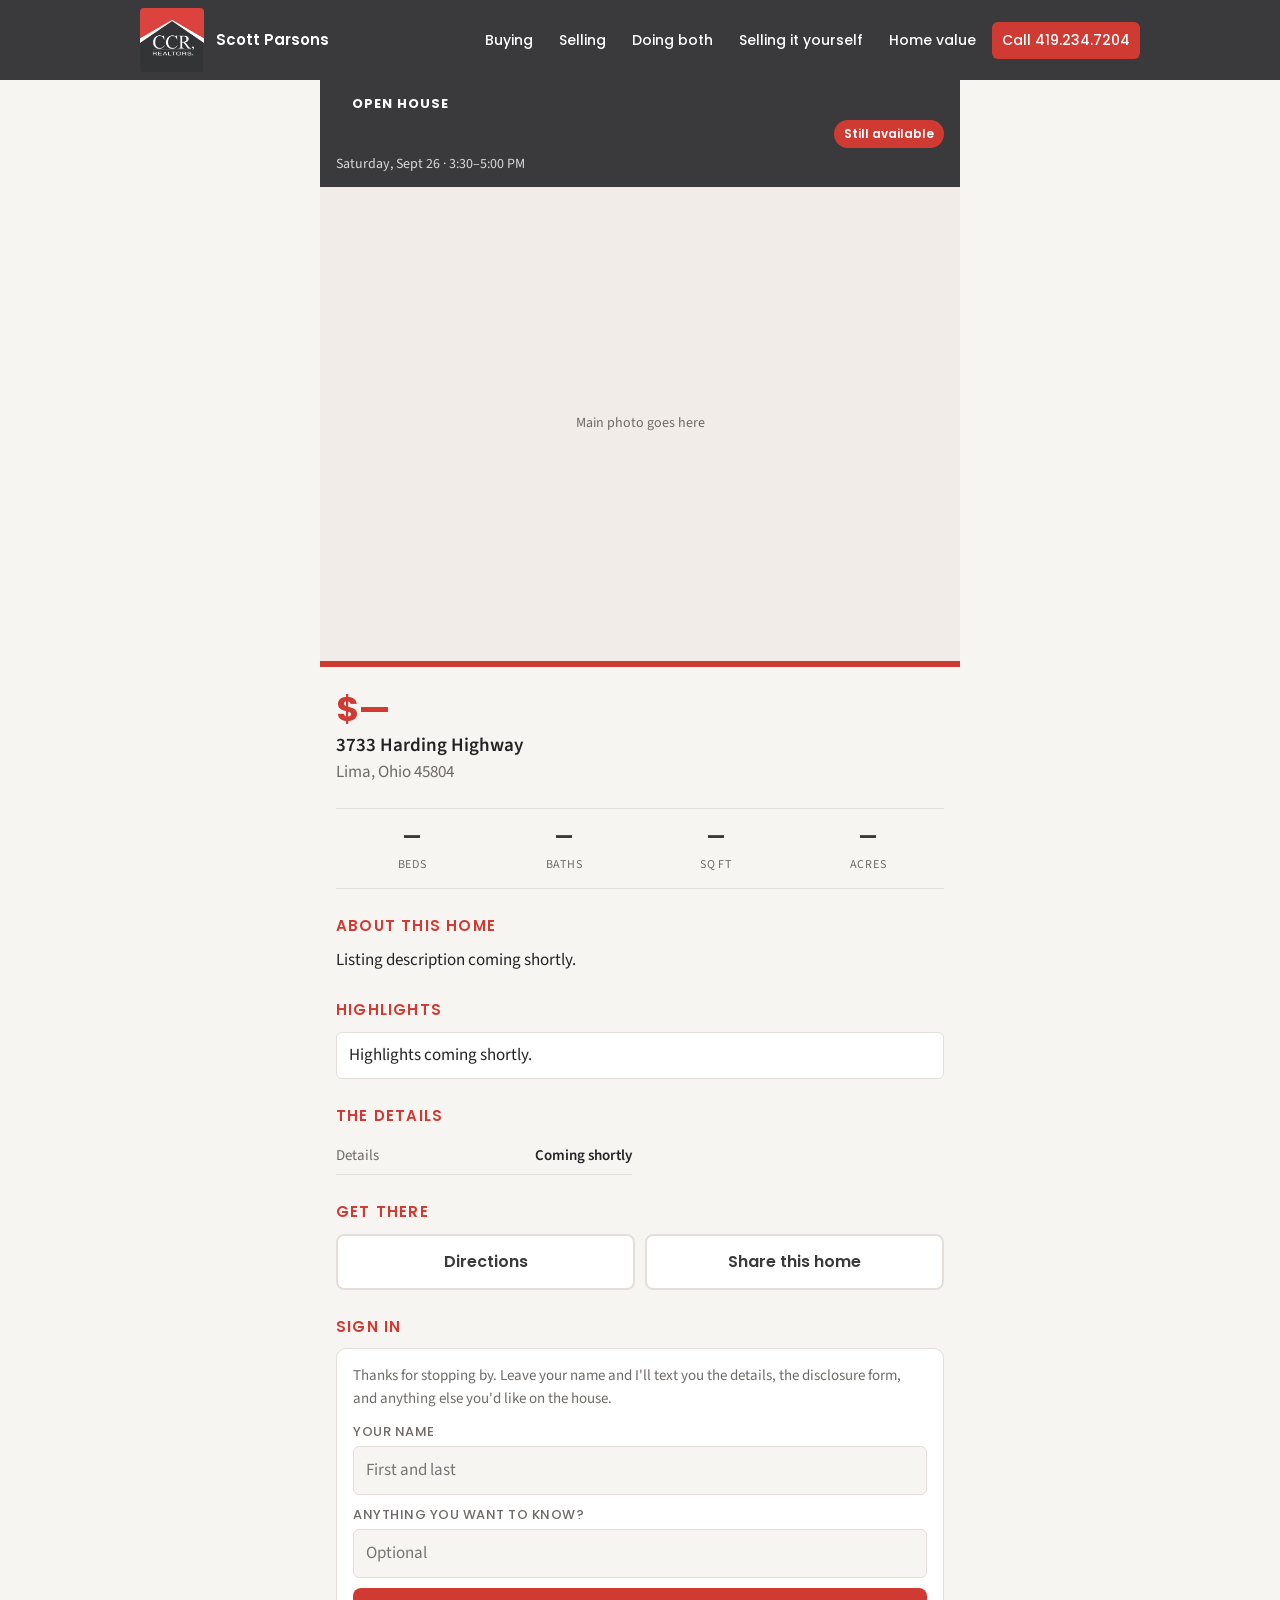
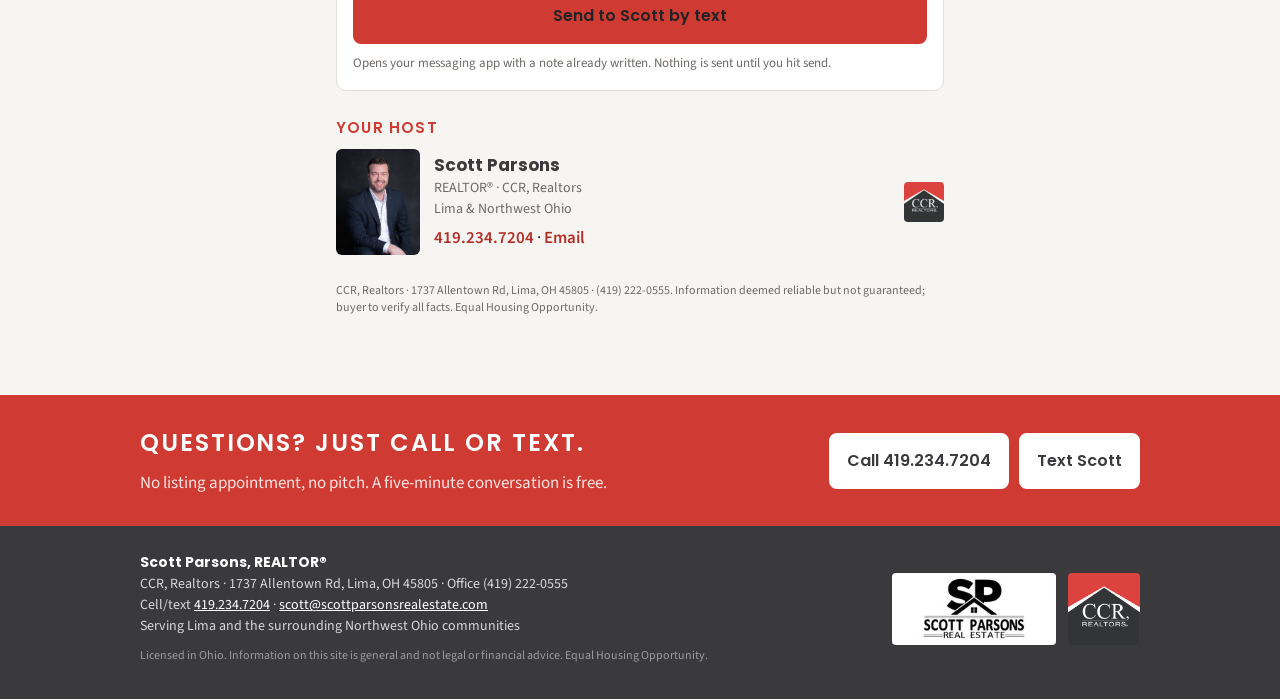
<file: open-house/3733-harding/index.html>
<!doctype html>
<html lang="en">
<head>
<meta charset="utf-8">
<meta name="viewport" content="width=device-width, initial-scale=1, viewport-fit=cover">
<title>Open House: 3733 Harding Highway, Lima</title>
<meta name="description" content="Open house Saturday, September 26, 3:30–5:00 PM at 3733 Harding Highway, Lima, Ohio. Photos, facts, directions, and sign in by text.">
<link rel="canonical" href="https://scottparsonsrealestate.com/open-house/3733-harding/">
<meta property="og:title" content="Open House: 3733 Harding Highway, Lima"><meta property="og:description" content="Open house Saturday, September 26, 3:30–5:00 PM at 3733 Harding Highway, Lima, Ohio. Photos, facts, directions, and sign in by text."><meta property="og:image" content="https://scottparsonsrealestate.com/assets/scott.jpg">
<link rel="preconnect" href="https://fonts.googleapis.com"><link rel="stylesheet" href="https://fonts.googleapis.com/css2?family=Poppins:wght@500;600;700&family=Source+Sans+3:ital,wght@0,400;0,600;1,400&display=swap">
<link rel="stylesheet" href="/assets/site.css">
<link rel="icon" href="/assets/ccr.jpg">
<style>





.oh{max-width:640px;margin:0 auto;padding:0 16px 40px}
h1,h2,h3{font-family:Poppins,system-ui,sans-serif;text-wrap:balance;margin:0}
.band{background:var(--char);color:#fff;margin:0 -16px;padding:14px 16px 12px;display:flex;align-items:center;justify-content:space-between;gap:12px}
.band .oh{font-family:Poppins,sans-serif;font-weight:700;font-size:13px;letter-spacing:.08em;text-transform:uppercase;color:#fff}
.band .when{font-size:14px;color:#D8D8DA}
.band .tag{background:var(--red);color:#fff;font-family:Poppins,sans-serif;font-weight:600;font-size:12px;padding:5px 10px;border-radius:999px;white-space:nowrap}
.hero{margin:0 -16px;position:relative;background:var(--pale);aspect-ratio:4/3;max-width:calc(100% + 32px);overflow:hidden}
.hero img{width:100%;height:100%;object-fit:cover;display:block}
.hero .ph{position:absolute;inset:0;display:grid;place-items:center;color:var(--muted);font-size:14px;text-align:center;padding:24px}
.gallery{display:grid;grid-template-columns:repeat(3,1fr);gap:6px;margin:6px -16px 0}
.gallery img{width:100%;aspect-ratio:4/3;object-fit:cover;display:block;background:var(--pale)}
.head{padding:18px 0 6px}
.price{font-family:Poppins,sans-serif;font-weight:700;font-size:34px;color:var(--red);line-height:1.1;font-variant-numeric:tabular-nums}
.addr{font-size:19px;font-weight:600;margin-top:4px}
.city{color:var(--muted)}
.facts{display:grid;grid-template-columns:repeat(4,1fr);gap:0;margin:16px 0 0;border-top:1px solid var(--line);border-bottom:1px solid var(--line)}
.facts div{padding:12px 4px;text-align:center}
.facts b{display:block;font-family:Poppins,sans-serif;font-size:20px;font-weight:700;color:var(--char);font-variant-numeric:tabular-nums}
.facts span{font-size:12px;letter-spacing:.06em;text-transform:uppercase;color:var(--muted)}
section{margin-top:26px}
h2{font-size:15px;letter-spacing:.08em;text-transform:uppercase;color:var(--red);font-weight:600;margin-bottom:10px}
.desc p{margin:0 0 10px}
.hl{list-style:none;padding:0;margin:0;display:grid;gap:8px}
.hl li{padding:10px 12px;background:var(--card);border:1px solid var(--line);border-radius:6px}
.dl{display:grid;grid-template-columns:1fr 1fr;gap:8px 16px;margin:0}
.dl div{display:flex;justify-content:space-between;gap:8px;border-bottom:1px solid var(--line);padding:7px 0;font-size:15px}
.dl dt{color:var(--muted)}
.dl dd{margin:0;font-weight:600;text-align:right;font-variant-numeric:tabular-nums}
.btn{display:flex;align-items:center;justify-content:center;gap:8px;padding:14px 16px;border-radius:8px;font-family:Poppins,sans-serif;font-weight:600;font-size:16px;text-decoration:none;border:2px solid transparent}
.btn.primary{background:var(--red);color:var(--on-red)}
.btn.ghost{background:var(--card);color:var(--char);border-color:var(--line)}
.btn:focus-visible{outline:3px solid var(--red);outline-offset:2px}
.grid2{display:grid;grid-template-columns:1fr 1fr;gap:10px}
.signin{background:var(--card);border:1px solid var(--line);border-radius:10px;padding:16px}
.signin p{margin:0 0 12px;color:var(--muted);font-size:15px}
.field{display:grid;gap:4px;margin-bottom:10px}
.field label{font-size:13px;letter-spacing:.04em;text-transform:uppercase;color:var(--muted)}
.field input{font:inherit;padding:11px 12px;border:1px solid var(--line);border-radius:6px;background:var(--bg);color:var(--ink);width:100%}
.field input:focus-visible{outline:3px solid var(--red);outline-offset:1px;border-color:var(--red)}
.agent{display:flex;gap:14px;align-items:center;margin-top:8px}
.agent img.face{width:84px;height:106px;object-fit:cover;border-radius:6px}
.agent img.logo{width:40px;height:40px;border-radius:4px;margin-left:auto}
.agent .n{font-family:Poppins,sans-serif;font-weight:700;font-size:17px;color:var(--char)}
.agent .r{font-size:14px;color:var(--muted)}
.agent a{color:var(--red-ink);text-decoration:none;font-weight:600}
.oh-bar-unused{position:fixed;left:0;right:0;bottom:0;background:var(--card);border-top:1px solid var(--line);padding:10px 16px calc(10px + env(safe-area-inset-bottom,0px))}
.oh-bar-unused .in{max-width:640px;margin:0 auto;display:grid;grid-template-columns:1fr 1fr;gap:10px}
.fine{font-size:12px;color:var(--muted);margin-top:28px;line-height:1.4}
@media (max-width:420px){.dl{grid-template-columns:1fr}.facts b{font-size:18px}.price{font-size:30px}}
@media (prefers-reduced-motion:no-preference){.btn.primary:active{transform:scale(.98)}}
</style>
</head>
<body>
<header class="top"><div class="wrap">
  <a class="brand" href="/"><img src="/assets/ccr.jpg" alt="CCR, Realtors">Scott Parsons</a>
  <nav class="nav"><a href="/buyers/">Buying</a><a href="/sellers/">Selling</a><a href="/both/">Doing both</a><a href="/fsbo/">Selling it yourself</a><a href="/home-value/">Home value</a><a class="call" href="tel:4192347204">Call 419.234.7204</a></nav>
</div></header>


<div class="oh">
  <div class="band">
    <div><div class="oh">Open House</div><div class="when" id="when">Saturday, Sept 26 · 3:30–5:00 PM</div></div>
    <div class="tag" id="status">Now showing</div>
  </div>

  <div class="hero" id="hero">
    <div class="ph" id="heroPh">Main photo goes here</div>
  </div>
  <div class="gallery" id="gallery" hidden></div>

  <div class="head">
    <div class="price" id="price">$—</div>
    <div class="addr">3733 Harding Highway</div>
    <div class="city">Lima, Ohio 45804</div>
  </div>

  <div class="facts">
    <div><b id="beds">—</b><span>Beds</span></div>
    <div><b id="baths">—</b><span>Baths</span></div>
    <div><b id="sqft">—</b><span>Sq Ft</span></div>
    <div><b id="lot">—</b><span>Acres</span></div>
  </div>

  <section class="desc"><h2>About this home</h2><div id="desc"><p>Listing description coming shortly.</p></div></section>

  <section><h2>Highlights</h2><ul class="hl" id="hl"></ul></section>

  <section><h2>The details</h2><dl class="dl" id="details"></dl></section>

  <section>
    <h2>Get there</h2>
    <div class="grid2">
      <a class="btn ghost" href="https://www.google.com/maps/dir/?api=1&destination=3733+Harding+Highway,+Lima,+OH+45804" target="_blank" rel="noopener">Directions</a>
      <a class="btn ghost" id="shareBtn" href="#">Share this home</a>
    </div>
  </section>

  <section>
    <h2>Sign in</h2>
    <div class="signin">
      <p>Thanks for stopping by. Leave your name and I'll text you the details, the disclosure form, and anything else you'd like on the house.</p>
      <div class="field"><label for="nm">Your name</label><input id="nm" autocomplete="name" placeholder="First and last"></div>
      <div class="field"><label for="q">Anything you want to know?</label><input id="q" placeholder="Optional"></div>
      <a class="btn primary" id="signBtn" href="sms:4192347204">Send to Scott by text</a>
      <p style="margin:10px 0 0;font-size:13px">Opens your messaging app with a note already written. Nothing is sent until you hit send.</p>
    </div>
  </section>

  <section>
    <h2>Your host</h2>
    <div class="agent">
      <img class="face" alt="Scott Parsons" src="/assets/scott.jpg">
      <div><div class="n">Scott Parsons</div><div class="r">REALTOR® · CCR, Realtors<br>Lima &amp; Northwest Ohio</div>
        <div style="margin-top:6px"><a href="tel:4192347204">419.234.7204</a> · <a href="mailto:scott@scottparsonsrealestate.com">Email</a></div></div>
      <img class="logo" alt="CCR Realtors" src="/assets/ccr.jpg">
    </div>
    <p class="fine">CCR, Realtors · 1737 Allentown Rd, Lima, OH 45805 · (419) 222-0555. Information deemed reliable but not guaranteed; buyer to verify all facts. Equal Housing Opportunity.</p>
  </section>
</div>


<script>
// ===== LISTING DATA — edit here =====
const L = {
  price: null,            // e.g. 249900
  beds: null, baths: null, sqft: null, acres: null,
  desc: [],               // paragraphs
  highlights: [],         // short strings
  details: [],            // [label, value]
  photos: []              // data: URIs or asset URLs; first is the hero
};
// ====================================
const $ = id => document.getElementById(id);
const money = n => n==null ? "$—" : "$" + Number(n).toLocaleString("en-US");
$("price").textContent = money(L.price);
$("beds").textContent = L.beds ?? "—"; $("baths").textContent = L.baths ?? "—";
$("sqft").textContent = L.sqft ? Number(L.sqft).toLocaleString("en-US") : "—";
$("lot").textContent = L.acres ?? "—";
if (L.desc.length) $("desc").innerHTML = L.desc.map(p => `<p>${p}</p>`).join("");
$("hl").innerHTML = (L.highlights.length ? L.highlights : ["Highlights coming shortly."]).map(h => `<li>${h}</li>`).join("");
$("details").innerHTML = (L.details.length ? L.details : [["Details","Coming shortly"]]).map(([k,v]) => `<div><dt>${k}</dt><dd>${v}</dd></div>`).join("");
if (L.photos.length) {
  $("hero").innerHTML = `<img alt="3733 Harding Highway" src="${L.photos[0]}">`;
  if (L.photos.length > 1) { $("gallery").hidden = false; $("gallery").innerHTML = L.photos.slice(1,7).map(p => `<img alt="" src="${p}">`).join(""); }
}
// open-house status by clock (America/New_York)
(function(){
  const now = new Date(), fmt = new Intl.DateTimeFormat("en-US",{timeZone:"America/New_York",year:"numeric",month:"2-digit",day:"2-digit",hour:"2-digit",minute:"2-digit",hour12:false});
  const p = Object.fromEntries(fmt.formatToParts(now).map(x=>[x.type,x.value]));
  const d = `${p.year}-${p.month}-${p.day}`, t = p.hour*60 + +p.minute;
  const s = $("status");
  if (d < "2026-09-26") s.textContent = "This Saturday";
  else if (d === "2026-09-26" && t < 15*60+30) s.textContent = "Today 3:30 PM";
  else if (d === "2026-09-26" && t <= 17*60) s.textContent = "Open now";
  else s.textContent = "Still available";
})();
// sign-in via SMS prefill
function buildSms(){
  const n = $("nm").value.trim(), q = $("q").value.trim();
  let body = `Hi Scott, I visited 3733 Harding Hwy${n ? " — " + n : ""}.`;
  if (q) body += " " + q;
  $("signBtn").href = "sms:4192347204?body=" + encodeURIComponent(body);
}
["nm","q"].forEach(id => $(id).addEventListener("input", buildSms)); buildSms();
try { const n = localStorage.getItem("oh_name"); if (n) { $("nm").value = n; buildSms(); } } catch(e){}
$("nm").addEventListener("change", () => { try { localStorage.setItem("oh_name", $("nm").value); } catch(e){} });
$("shareBtn").addEventListener("click", async e => {
  e.preventDefault();
  const data = {title:"3733 Harding Highway, Lima", text:"Open house Sat 9/26, 3:30–5 PM", url:location.href};
  try { if (navigator.share) await navigator.share(data); else { await navigator.clipboard.writeText(location.href); e.target.textContent = "Link copied"; } } catch(err){}
});
</script>

<section class="contact"><div class="wrap">
  <div><h2>Questions? Just call or text.</h2><p>No listing appointment, no pitch. A five-minute conversation is free.</p></div>
  <div style="display:flex;gap:10px;flex-wrap:wrap"><a class="btn light" href="tel:4192347204">Call 419.234.7204</a><a class="btn light" href="sms:4192347204?body=Hi%20Scott%2C%20">Text Scott</a></div>
</div></section>
<footer><div class="wrap">
  <div>
    <b style="color:#fff;font-family:Poppins,sans-serif">Scott Parsons, REALTOR®</b><br>
    CCR, Realtors · 1737 Allentown Rd, Lima, OH 45805 · Office (419) 222-0555<br>
    Cell/text <a href="tel:4192347204">419.234.7204</a> · <a href="mailto:scott@scottparsonsrealestate.com">scott@scottparsonsrealestate.com</a><br>
    Serving Lima and the surrounding Northwest Ohio communities
    <div class="legal">Licensed in Ohio. Information on this site is general and not legal or financial advice. Equal Housing Opportunity.</div>
  </div>
  <div style="display:flex;gap:12px;align-items:center"><img src="/assets/sp.png" alt="Scott Parsons Real Estate" style="background:#fff;padding:4px"><img src="/assets/ccr.jpg" alt="CCR, Realtors"></div>
</div></footer>
<div class="bar"><div class="in"><a class="btn primary" href="sms:4192347204?body=Hi%20Scott%2C%20">Text Scott</a><a class="btn light" href="tel:4192347204">Call</a></div></div>
</body>
</html>
</file>
<file: assets/site.css>
:root{
  --red:#CF3B33; --red-ink:#B3302A; --char:#3A3A3C; --ink:#232325; --muted:#6E6A67;
  --bg:#F7F5F2; --card:#FFFFFF; --line:#E3DEDA; --pale:#F1ECE7; --on-dark:#FFFFFF; --dim:#D8D8DA;
}
*{box-sizing:border-box}
html{scroll-behavior:smooth}
body{margin:0;background:var(--bg);color:var(--ink);font-family:"Source Sans 3",system-ui,-apple-system,sans-serif;font-size:17px;line-height:1.5}
h1,h2,h3{font-family:Poppins,system-ui,sans-serif;margin:0;text-wrap:balance;color:var(--char)}
a{color:var(--red-ink)}
img{max-width:100%}
.wrap{max-width:1040px;margin:0 auto;padding:0 20px}
.narrow{max-width:720px}

/* header */
.top{background:var(--char);color:var(--on-dark)}
.top .wrap{display:flex;align-items:center;justify-content:space-between;gap:16px;padding:8px 20px}
.brand{display:flex;align-items:center;gap:12px;color:#fff;text-decoration:none;font-family:Poppins,sans-serif;font-weight:600;font-size:15px}
.brand img{height:64px;width:auto;border-radius:4px}
.nav{display:flex;gap:6px;flex-wrap:wrap;justify-content:flex-end}
.nav a{color:#fff;text-decoration:none;font-size:14px;padding:8px 10px;border-radius:6px;font-family:Poppins,sans-serif;font-weight:500}
.nav a:hover,.nav a[aria-current]{background:rgba(255,255,255,.12)}
.nav a.call{background:var(--red)}

/* hero */
.hero{background:var(--char);color:var(--on-dark);padding:36px 0 44px;border-bottom:6px solid var(--red)}
.hero .wrap{display:grid;grid-template-columns:1.3fr 1fr;gap:36px;align-items:center}
.hero h1{color:#fff;font-size:clamp(30px,4.6vw,46px);line-height:1.08}
.hero .kick{font-family:Poppins,sans-serif;font-weight:500;font-size:13px;letter-spacing:.1em;text-transform:uppercase;color:var(--dim);margin-bottom:12px}
.hero p{font-size:19px;color:var(--dim);max-width:52ch;margin:16px 0 22px}
.hero .cta{display:flex;gap:12px;flex-wrap:wrap}
.hero .photo{justify-self:end;display:flex;gap:16px;align-items:flex-end}
.hero .photo img{width:min(300px,100%);border-radius:10px;box-shadow:0 20px 40px rgba(0,0,0,.35)}
.hero .cap{color:var(--dim);font-size:14px;line-height:1.4;max-width:160px}
.hero .cap b{color:#fff;display:block;font-family:Poppins,sans-serif;font-size:16px} .hero .logos{display:flex;gap:10px;align-items:center;margin-top:10px} .hero .logos img{border-radius:4px} .hero .logos .ccr{height:80px;width:80px} .hero .logos .sp{height:80px;width:auto;background:#fff;padding:6px}

.btn{display:inline-flex;align-items:center;justify-content:center;gap:8px;padding:13px 20px;border-radius:8px;font-family:Poppins,sans-serif;font-weight:600;font-size:16px;text-decoration:none;border:2px solid transparent;cursor:pointer}
.btn.primary{background:var(--red);color:#fff}
.btn.primary:hover{background:var(--red-ink)}
.btn.ghost{background:transparent;color:#fff;border-color:rgba(255,255,255,.4)}
.btn.ghost:hover{border-color:#fff}
.btn.light{background:var(--card);color:var(--char);border-color:var(--line)}
.btn.light:hover{border-color:var(--char)}
.btn:focus-visible{outline:3px solid var(--red);outline-offset:2px}

/* panels */
.panels{padding:40px 0 10px}
.panels h2{font-size:14px;letter-spacing:.1em;text-transform:uppercase;color:var(--red);font-weight:600;margin-bottom:14px}
.grid{display:grid;grid-template-columns:repeat(auto-fit,minmax(190px,1fr));gap:12px}
.panel{display:block;background:var(--card);border:1px solid var(--line);border-radius:10px;padding:20px 18px 18px;text-decoration:none;color:var(--ink);transition:transform .12s,border-color .12s}
.panel:hover{transform:translateY(-2px);border-color:var(--char)}
.panel .t{font-family:Poppins,sans-serif;font-weight:700;font-size:18px;color:var(--char);display:block;margin-bottom:6px}
.panel .d{font-size:15px;color:var(--muted)}
.panel .go{display:block;margin-top:12px;font-family:Poppins,sans-serif;font-weight:600;font-size:14px;color:var(--red-ink)}

/* sections */
section.band{padding:44px 0}
section.band.alt{background:var(--pale)}
.two{display:grid;grid-template-columns:1fr 1fr;gap:36px;align-items:start}
.eyebrow{font-family:Poppins,sans-serif;font-weight:600;font-size:13px;letter-spacing:.1em;text-transform:uppercase;color:var(--red);margin-bottom:8px}
h2.big{font-size:clamp(24px,3.2vw,32px);line-height:1.15;margin-bottom:12px}
.lede{font-size:19px;color:var(--char)}
.prose p{margin:0 0 12px;max-width:66ch}
.prose ul{padding-left:20px;margin:0 0 12px;max-width:66ch}
.prose li{margin-bottom:6px}
.prose h3{font-size:18px;margin:22px 0 8px}
.callout{background:var(--card);border-left:4px solid var(--red);padding:14px 16px;border-radius:0 8px 8px 0;margin:16px 0;max-width:66ch}
.callout b{font-family:Poppins,sans-serif;color:var(--red-ink);display:block;margin-bottom:4px;font-size:15px}
.steps{list-style:none;padding:0;margin:0;counter-reset:s;display:grid;gap:10px}
.steps li{counter-increment:s;background:var(--card);border:1px solid var(--line);border-radius:8px;padding:14px 16px 14px 56px;position:relative}
.steps li::before{content:counter(s);position:absolute;left:16px;top:12px;width:28px;height:28px;border-radius:50%;background:var(--red);color:#fff;font-family:Poppins,sans-serif;font-weight:700;display:grid;place-items:center;font-size:14px}
.steps b{font-family:Poppins,sans-serif;color:var(--char);display:block;margin-bottom:2px}
.pillars{display:grid;grid-template-columns:repeat(auto-fit,minmax(220px,1fr));gap:16px}
.pillar{background:var(--card);border:1px solid var(--line);border-radius:10px;padding:18px}
.pillar b{font-family:Poppins,sans-serif;font-size:17px;color:var(--char);display:block;margin-bottom:6px}
.pillar p{margin:0;color:var(--muted);font-size:15px}

/* page header */
.pagehead{background:var(--char);color:#fff;padding:34px 0 30px;border-bottom:6px solid var(--red)}
.pagehead h1{color:#fff;font-size:clamp(28px,4vw,40px)}
.pagehead p{color:var(--dim);font-size:18px;max-width:60ch;margin:10px 0 0}

/* forms */
.form{background:var(--card);border:1px solid var(--line);border-radius:10px;padding:20px}
.field{display:grid;gap:4px;margin-bottom:12px}
.field label{font-size:13px;letter-spacing:.04em;text-transform:uppercase;color:var(--muted);font-family:Poppins,sans-serif;font-weight:500}
.field input,.field select,.field textarea{font:inherit;padding:11px 12px;border:1px solid var(--line);border-radius:6px;background:var(--bg);color:var(--ink);width:100%}
.field input:focus-visible,.field select:focus-visible,.field textarea:focus-visible{outline:3px solid var(--red);outline-offset:1px;border-color:var(--red)}
.fine{font-size:13px;color:var(--muted)}

/* guide card */
.guide{display:flex;gap:18px;align-items:center;background:var(--card);border:1px solid var(--line);border-radius:10px;padding:16px}
.guide .cover{width:92px;height:142px;flex:none;border-radius:4px;background:var(--char);border-top:6px solid var(--red);display:grid;place-items:center;color:#fff;font-family:Poppins,sans-serif;font-weight:700;font-size:12px;text-align:center;padding:8px;line-height:1.2}
.guide .cover.red{background:var(--red);border-top-color:var(--char)}
.guide b{font-family:Poppins,sans-serif;color:var(--char);display:block;font-size:17px}
.guide p{margin:4px 0 8px;color:var(--muted);font-size:15px}

/* contact strip + footer */
.contact{background:var(--red);color:#fff;padding:30px 0}
.contact .wrap{display:flex;justify-content:space-between;align-items:center;gap:20px;flex-wrap:wrap}
.contact h2{color:#fff;font-size:24px}
.contact p{margin:4px 0 0;color:#FBE3E1}
.contact .btn.light{border-color:#fff}
footer{background:var(--char);color:var(--dim);padding:26px 0 34px;font-size:14px}
footer .wrap{display:grid;grid-template-columns:1fr auto;gap:20px;align-items:center}
footer img{height:72px;border-radius:4px}
footer a{color:#fff}
footer .legal{font-size:12px;color:#9C9C9F;margin-top:10px}

/* sticky mobile bar */
.bar{display:none}
@media (max-width:760px){
  .hero .wrap,.two,footer .wrap{grid-template-columns:1fr}
  .hero .photo{justify-self:start;flex-direction:column;align-items:flex-start}
  .hero .cap{max-width:none}
  .hero .photo img{width:min(220px,60%)}
  .nav a:not(.call){display:none}
  body{padding-bottom:76px}
  .bar{display:block;position:fixed;left:0;right:0;bottom:0;background:var(--card);border-top:1px solid var(--line);padding:10px 16px calc(10px + env(safe-area-inset-bottom,0px))}
  .bar .in{display:grid;grid-template-columns:1fr 1fr;gap:10px}
}
@media (prefers-reduced-motion:reduce){html{scroll-behavior:auto}.panel{transition:none}}
</file>
